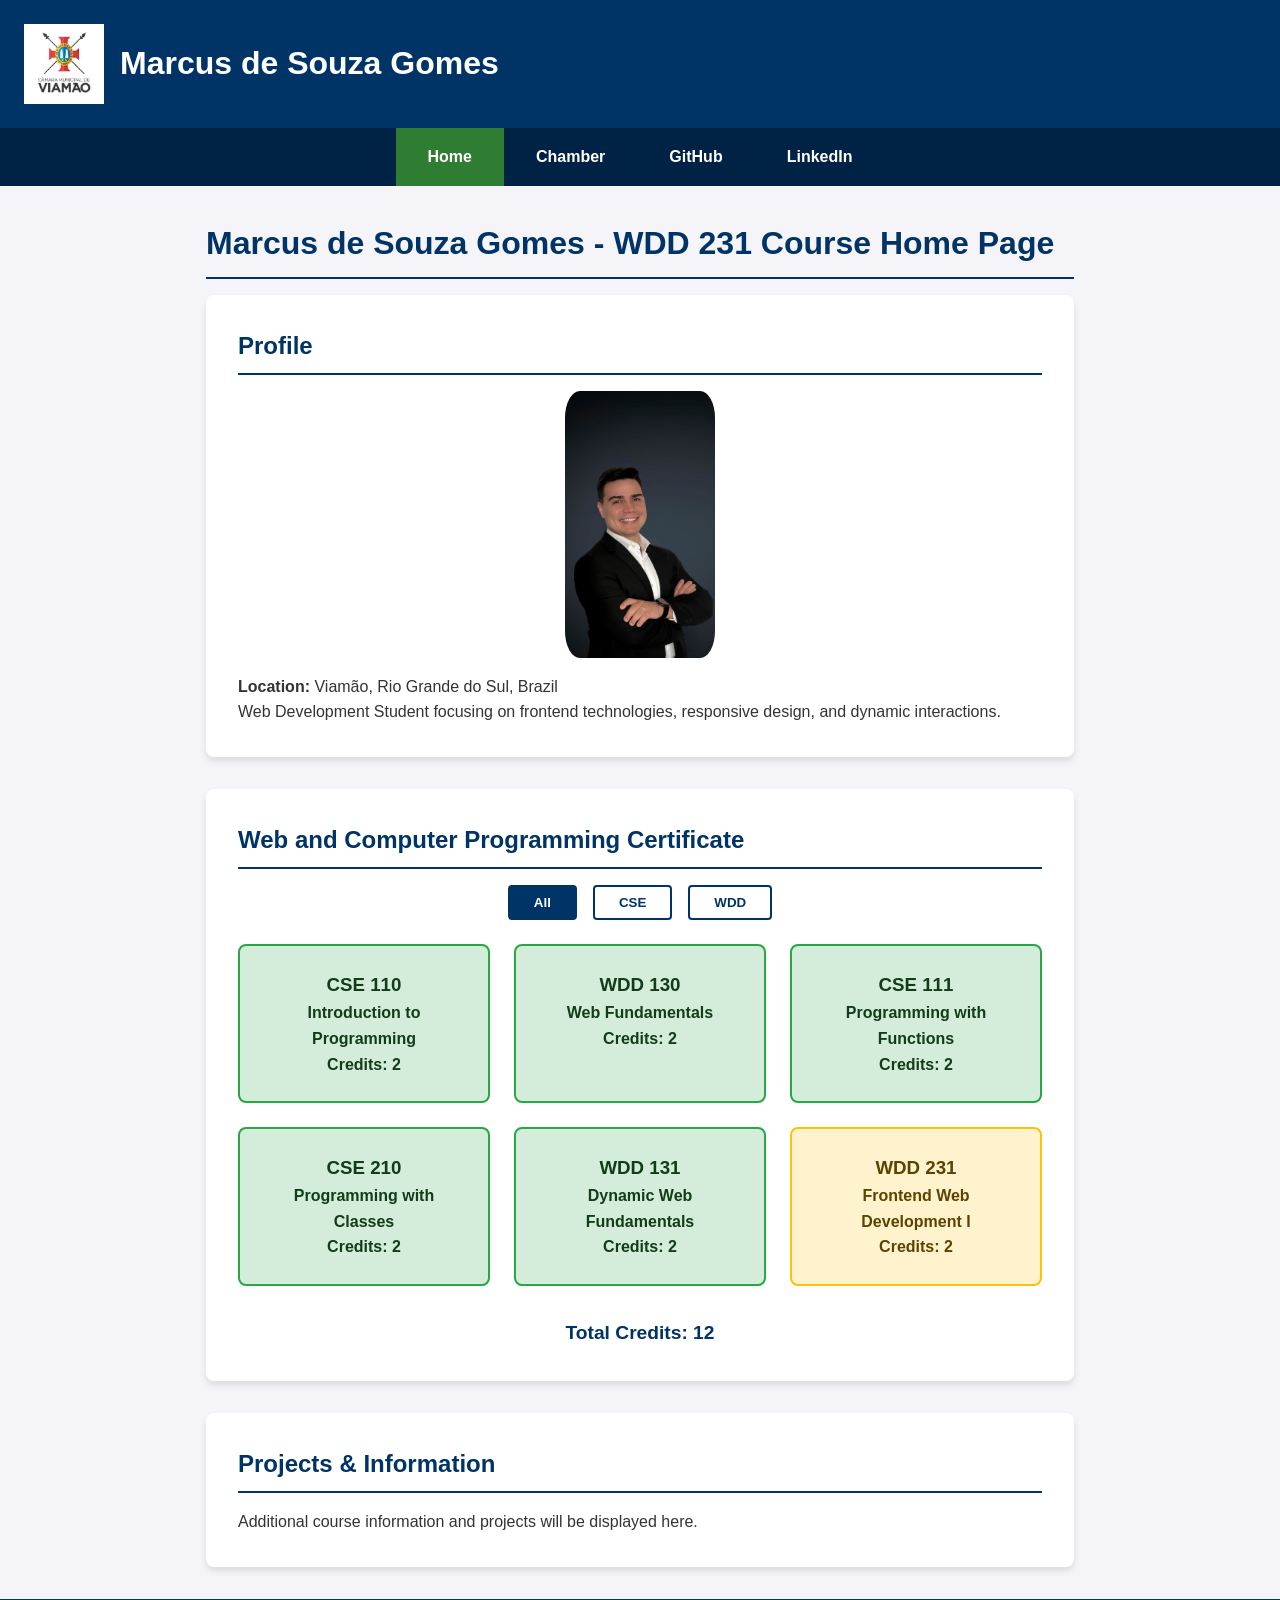
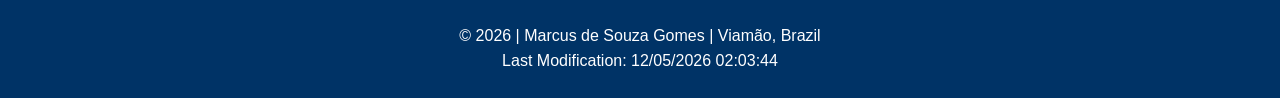
<file: index.html>
<!DOCTYPE html>
<html lang="en">
<head>
    <meta charset="UTF-8">
    <meta name="viewport" content="width=device-width, initial-scale=1.0">
    <meta name="description" content="WDD 231 Course Home Page for Marcus de Souza Gomes">
    <meta name="author" content="Marcus de Souza Gomes">
    <title>Marcus Gomes- WDD 231</title>
    <link rel="icon" href="chamber/images/fivecon.jpg" type="image/jpeg">
    <meta property="og:title" content="Marcus de Souza Gomes - WDD 231 Course Home Page">
    <meta property="og:description" content="Explore the WDD 231 course projects and information for Marcus de Souza Gomes.">
   <meta property="og:image" content="https://marcus62poa.github.io/wdd231/chamber/images/viamao.jpg">
    <meta property="og:url" content="https://marcus62poa.github.io/wdd231/index.html">
    <meta property="og:type" content="website">
 
    <link rel="preconnect" href="https://fonts.googleapis.com">
    <link rel="preconnect" href="https://fonts.gstatic.com" crossorigin>
    <link href="https://fonts.googleapis.com/css2?family=Roboto:wght@400;700&display=swap" rel="stylesheet">
    
    <link rel="stylesheet" href="./styles/normalize.css">
    <link rel="stylesheet" href="./styles/chamber-of-commerce.css">  
    <script src="./scripts/chamber-of-commerce.js" defer></script>
</head>
<body>
    <header>
        <div class="header-container">
            <img src="chamber/images/viamao.jpg" alt="Viamão Chamber Logo" width="80">
            <span id="page-title">Marcus de Souza Gomes</span>
        </div>
        <button id="menu-button" aria-label="Toggle navigation">&#9776;</button>
    </header>
    
    <nav id="main-nav">
        <ul>
            <li><a href="index.html" class="active">Home</a></li>
            <li><a href="chamber/directory.html">Chamber</a></li>
             <li><a href="https://github.com/marcus62poa" >GitHub</a></li>
            <li><a href="https://www.linkedin.com/in/marcus-souza-gomes/" target="_blank" rel="noopener noreferrer">LinkedIn</a></li>
        </ul>
    </nav>

    <main>
        <h1>Marcus de Souza Gomes - WDD 231 Course Home Page</h1>
        
        <section class="profile-card">
            <h2>Profile</h2>
            
            <img src="./images/images-optimize-low.jpg" alt="Marcus de Souza Gomes" class="profile-photo">
            
            <p><strong>Location:</strong> Viamão, Rio Grande do Sul, Brazil</p>
            <p>Web Development Student focusing on frontend technologies, responsive design, and dynamic interactions.</p>
        </section>

        <section class="certificate-section">
            <h2>Web and Computer Programming Certificate</h2>
            
            <div class="filter-buttons">
                <button id="btn-all" class="active-filter">All</button>
                <button id="btn-cse">CSE</button>
                <button id="btn-wdd">WDD</button>
            </div>

            <div id="course-list" class="course-grid">
                </div>

            <div class="credits-display">
                Total Credits: <span id="total-credits">0</span>
            </div>
        </section>

        <section class="projects-section">
            <h2>Projects & Information</h2>
            <p>Additional course information and projects will be displayed here.</p>
        </section>
    </main>

    <footer>
        <p>&copy; <span id="currentyear"></span> | Marcus de Souza Gomes | Viamão, Brazil</p>
        <p id="lastModified"></p>
    </footer>
</body>

</html>
</file>
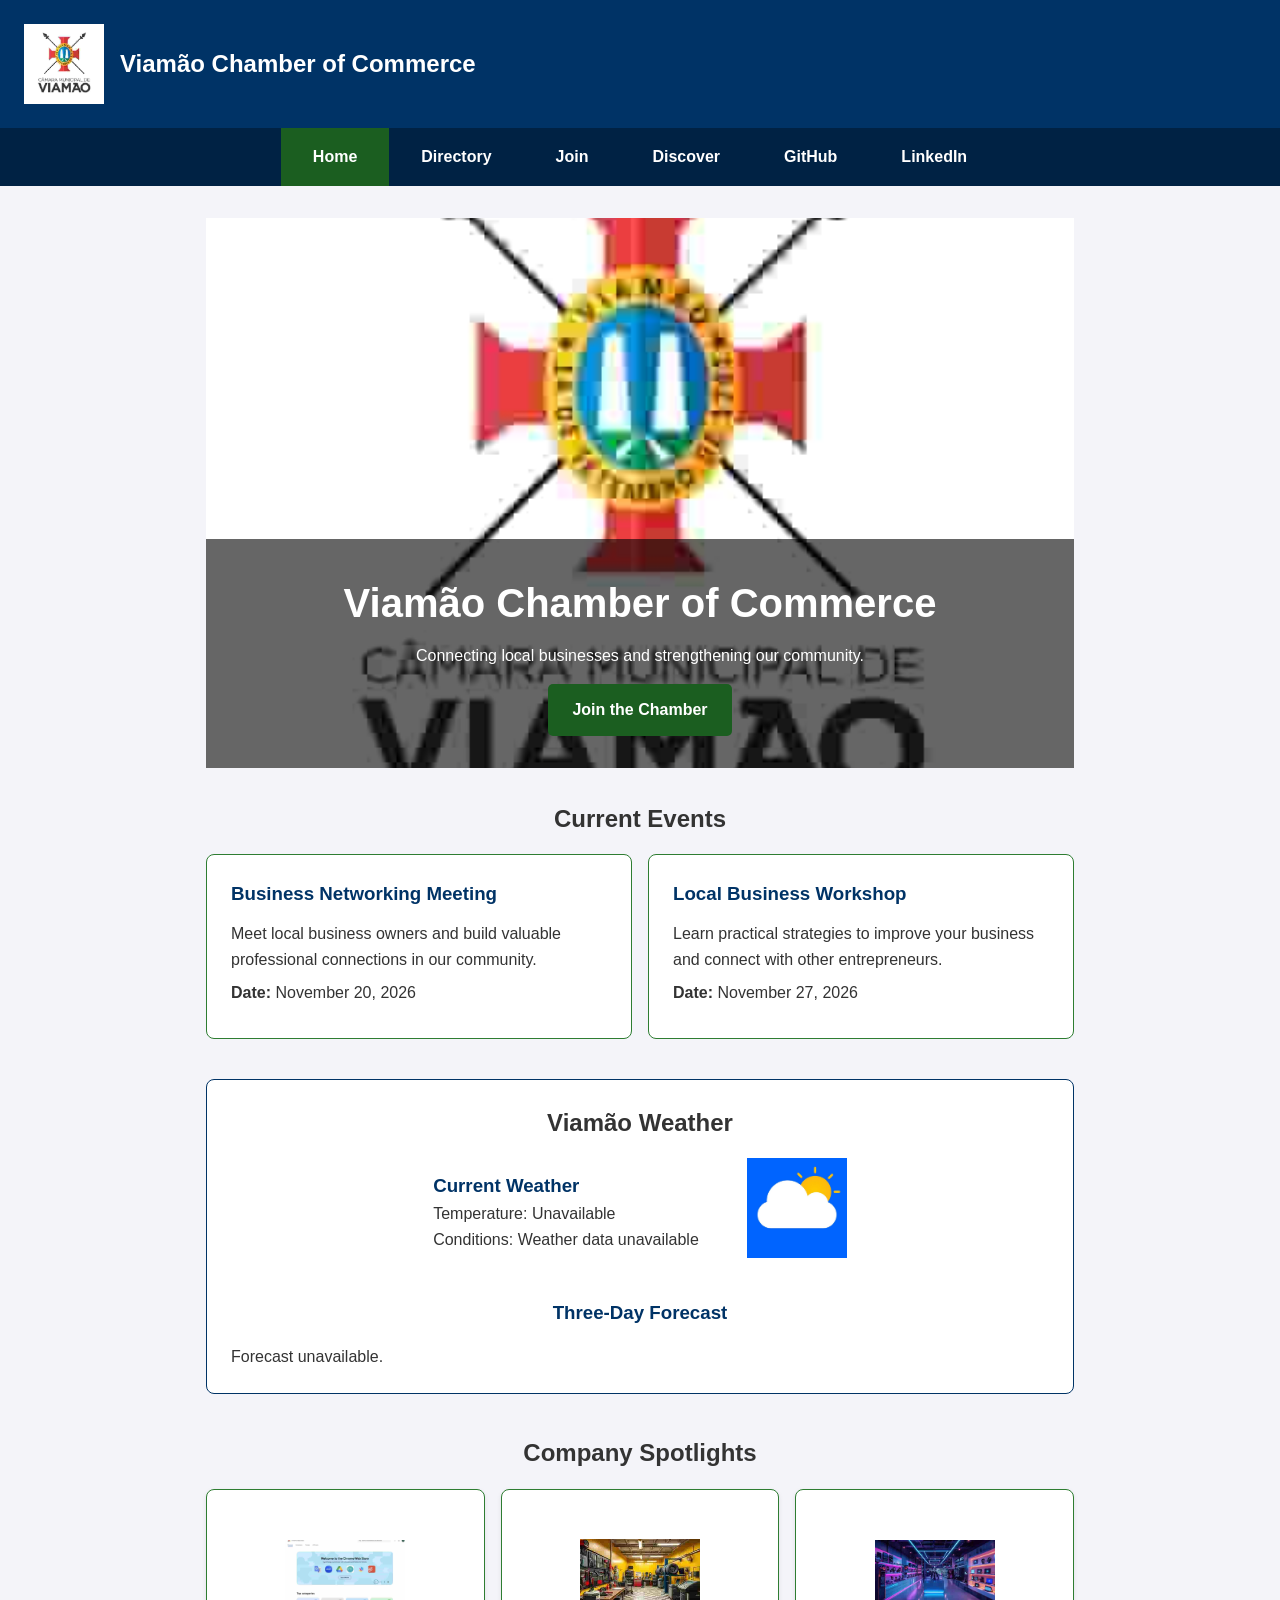
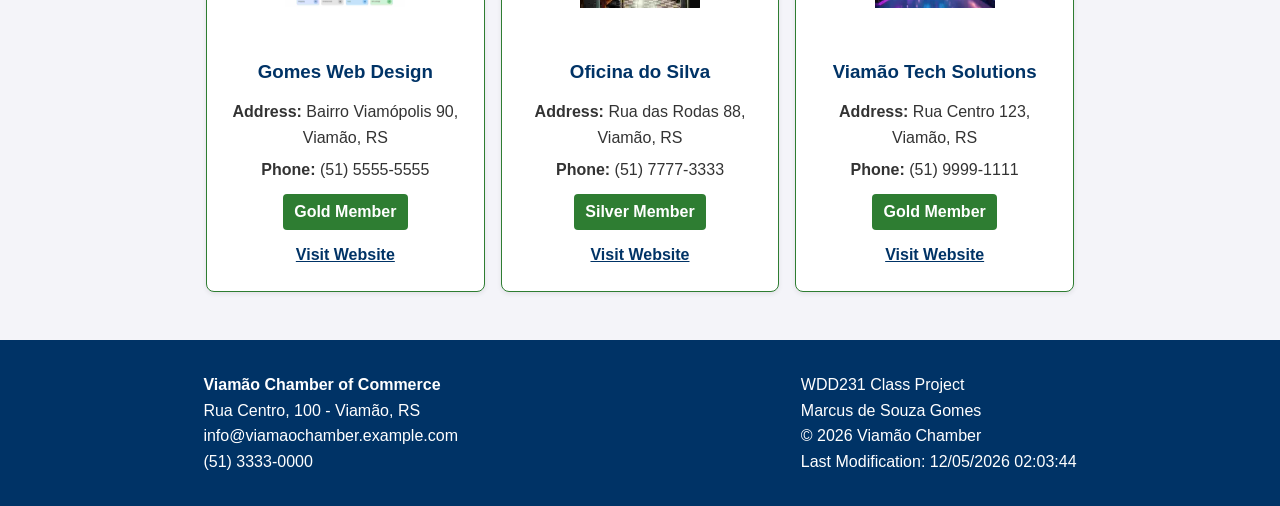
<file: chamber/index.html>
<!DOCTYPE html>
<html lang="en">
<head>
    <meta charset="UTF-8">
    <meta name="viewport" content="width=device-width, initial-scale=1.0">

<meta name="description" content="Discover local businesses, events, weather, and opportunities to connect with the Viamão business community.">

    <meta name="author" content="Marcus de Souza Gomes">

    <title>Home - Viamão Chamber of Commerce</title>

    <!-- Open Graph, HERe to help sharing the page -->
    <meta property="og:title" content="Viamão Chamber of Commerce">
    <meta
        property="og:description"
        content="Discover local businesses, events, weather, and opportunities through the Viamão Chamber of Commerce."
    >
    <meta
        property="og:image"
        content="https://marcus62poa.github.io/wdd231/chamber/images/vila-viamao.jpg"
    >
    <meta
        property="og:url"
        content="https://marcus62poa.github.io/wdd231/chamber/index.html"
    >
    <meta property="og:type" content="website">

    <!-- Favicon, here the correct position -->
    <link rel="icon" href="images/fivecon.jpg" type="image/jpeg">

    <!-- Google Fonts, fonts to help CEO -->
    <link rel="preconnect" href="https://fonts.googleapis.com">
    <link rel="preconnect" href="https://fonts.gstatic.com" crossorigin>
    <link
        href="https://fonts.googleapis.com/css2?family=Roboto:wght@400;500;700&display=swap"
        rel="stylesheet"
    >

    <!-- CSS part here -->
    <link rel="stylesheet" href="styles/normalize2.css">
    <link rel="stylesheet" href="styles/chamber.css">
    <link rel="stylesheet" href="styles/home.css">

    <!-- PART of the code that I need put java here,JavaScript -->
    <script src="scripts/home.js" defer></script>
</head>

<body>

<header>
    <div class="header-container">
        <img
            src="images/viamao.jpg"
            alt="Viamão Chamber of Commerce logo"
            width="80"
            height="80"
        >

        <span id="page-title">Viamão Chamber of Commerce</span>
    </div>

    <button
        id="menu-button"
        type="button"
        aria-label="Open navigation menu"
        aria-expanded="false"
        aria-controls="main-nav"
    >
        &#9776;
    </button>
</header>

<nav id="main-nav">
    <ul>
        <li>
            <a href="index.html" class="active">Home</a>
        </li>

        <li>
            <a href="directory.html">Directory</a>
        </li>

        <li>
            <a href="join.html">Join</a>
        </li>

        <li>
            <a href="discover.html">Discover</a>
        </li>

        <li>
            <a
                href="https://github.com/marcus62poa"
                target="_blank"
                rel="noopener noreferrer"
            >
                GitHub
            </a>
        </li>

        <li>
            <a
                href="https://www.linkedin.com/in/marcus-souza-gomes/"
                target="_blank"
                rel="noopener noreferrer"
            >
                LinkedIn
            </a>
        </li>
    </ul>
</nav>

<main>

    <!-- H ERO      -->
    <section class="hero">
        <img
            src="images/viamao.jpg"
            alt="View of Viamão, Rio Grande do Sul"
            width="1200"
            height="500"
        >

        <div class="hero-content">
            <h1>Viamão Chamber of Commerce</h1>

            <p>
                Connecting local businesses and strengthening our community.
            </p>

            <a class="cta-button" href="join.html">
                Join the Chamber
            </a>
        </div>
    </section>


    <!-- CURRRENT EVENTS -->
    <section class="events-section">
        <h2>Current Events</h2>

        <div class="events-container">

            <article class="event-card">
                <h3>Business Networking Meeting</h3>

                <p>
                    Meet local business owners and build valuable professional
                    connections in our community.
                </p>

                <p>
                    <strong>Date:</strong> November 20, 2026
                </p>
            </article>

            <article class="event-card">
                <h3>Local Business Workshop</h3>

                <p>
                    Learn practical strategies to improve your business and
                    connect with other entrepreneurs.
                </p>

                <p>
                    <strong>Date:</strong> November 27, 2026
                </p>
            </article>

        </div>
    </section>


    <!-- WEATHER -->
    <section class="weather-section">
        <h2>Viamão Weather</h2>

        <div class="weather-current">

            <div>
                <h3>Current Weather</h3>

                <p>
                    Temperature:
                    <span id="current-temp">Loading...</span>
                </p>


                <p>
                    Conditions:
                    <span id="weather-description">Loading...</span>
                </p>
            </div>

            <figure>
                <img
                    id="weather-icon"
                    src="images/icon-weather1.jpg"
                    alt="Weather icon"
                    width="100"
                    height="100"
                >

                <figcaption id="weather-caption"></figcaption>
            </figure>

        </div>

        <h3 class="forecast-title">Three-Day Forecast</h3>

        <div id="forecast-container" class="forecast-container">
            <p>Loading forecast...</p>
        </div>
    </section>


    <!-- COMPANY SPOTLIGHTS -->
    <section class="spotlights-section">

        <h2>Company Spotlights</h2>

        <div id="spotlights-container" class="spotlights-container">
            <p>Loading company spotlights...</p>
        </div>

    </section>

</main>


<footer>

    <div class="footer-info">
        <p>
            <strong>Viamão Chamber of Commerce</strong>
        </p>

        <p>
            Rua Centro, 100 - Viamão, RS
        </p>

        <p>
            info@viamaochamber.example.com
        </p>

        <p>
            (51) 3333-0000
        </p>
    </div>

    <div class="footer-legal">

        <p>WDD231 Class Project</p>

        <p>Marcus de Souza Gomes</p>

        <p>
            &copy;
            <span id="currentyear"></span>
            Viamão Chamber
        </p>

        <p id="lastModified"></p>

    </div>

</footer>

</body>
</html>
</file>
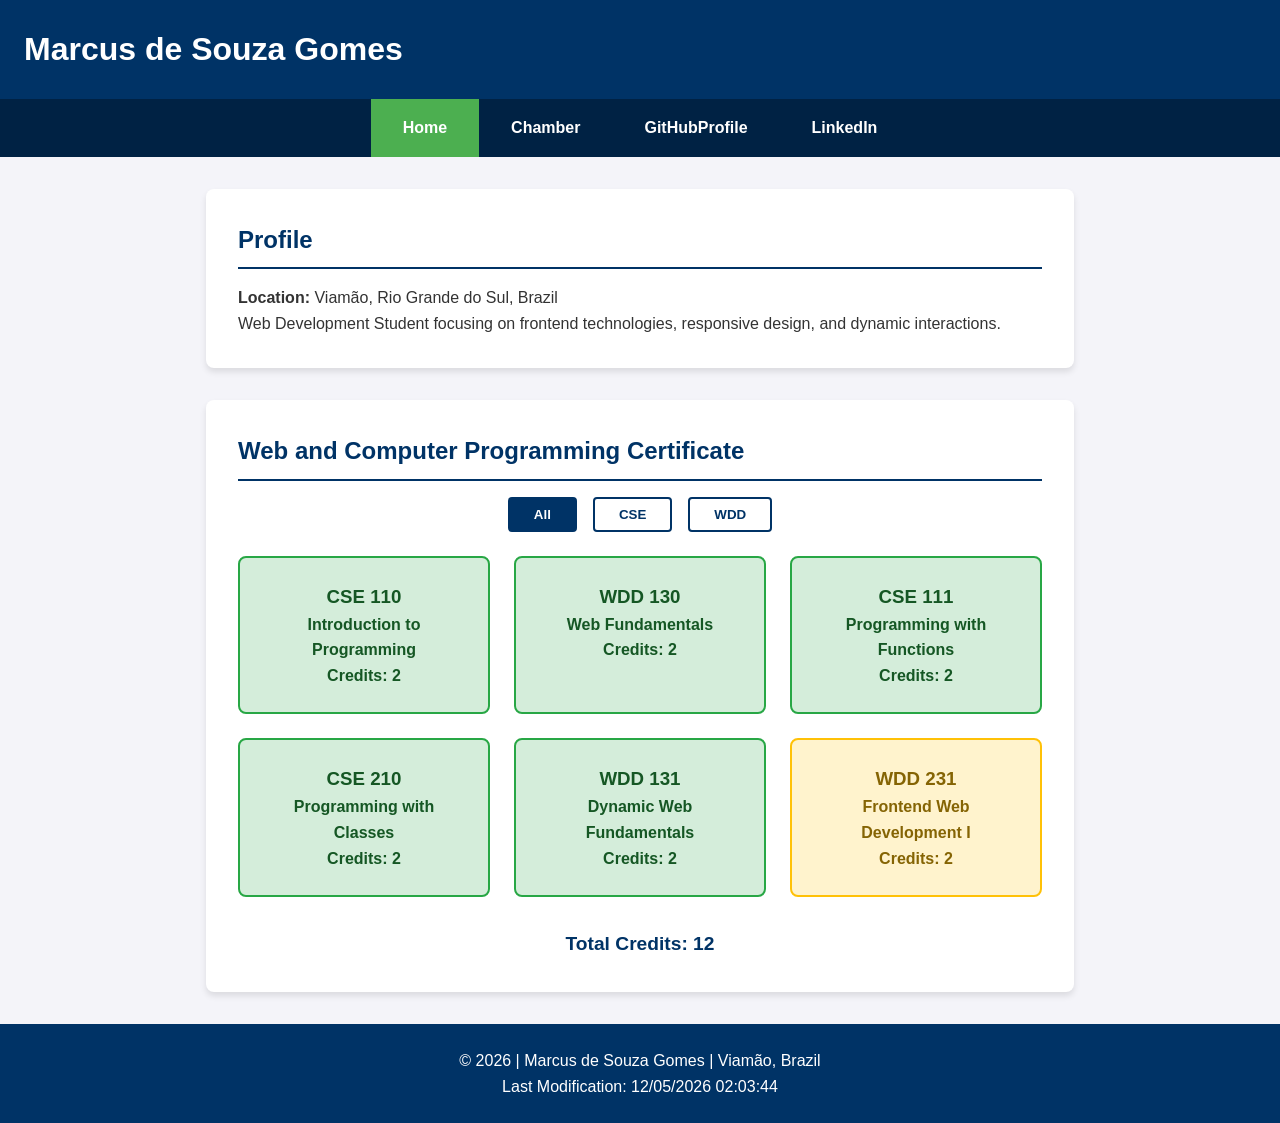
<file: w1.html>
<!DOCTYPE html>
<html lang="en">
<head>
    <meta charset="UTF-8">
    <meta name="viewport" content="width=device-width, initial-scale=1.0">
    <meta name="description" content="WDD 231 Course Home Page for Marcus de Souza Gomes">
    <title>Marcus de Souza Gomes - WDD 231 Course Home Page</title>
    <link rel="stylesheet" href="./w1.css">
    <script src="./w1.js" defer></script>
</head>
<body>
    <header>
        <h1>Marcus de Souza Gomes</h1>
        <button id="menu-button" aria-label="Toggle navigation">&#9776;</button>
    </header>
    
    <nav id="main-nav">
        <ul>
            <li><a href="#" class="active">Home</a></li>
            <li><a href="#">Chamber</a></li>
            <li><a href="#">GitHubProfile</a></li>
            <li><a href="#">LinkedIn</a></li>
        </ul>
    </nav>

    <main>
        <section class="profile-card">
            <h2>Profile</h2>
            <p><strong>Location:</strong> Viamão, Rio Grande do Sul, Brazil</p>
            <p>Web Development Student focusing on frontend technologies, responsive design, and dynamic interactions.</p>
        </section>

        <section class="certificate-section">
            <h2>Web and Computer Programming Certificate</h2>
            
            <div class="filter-buttons">
                <button id="btn-all" class="active-filter">All</button>
                <button id="btn-cse">CSE</button>
                <button id="btn-wdd">WDD</button>
            </div>

            <div id="course-list" class="course-grid">
                </div>

            <div class="credits-display">
                Total Credits: <span id="total-credits">0</span>
            </div>
        </section>
    </main>

    <footer>
        <p>&copy; <span id="currentyear"></span> | Marcus de Souza Gomes | Viamão, Brazil</p>
        <p id="lastModified"></p>
    </footer>
</body>
</html>
</file>
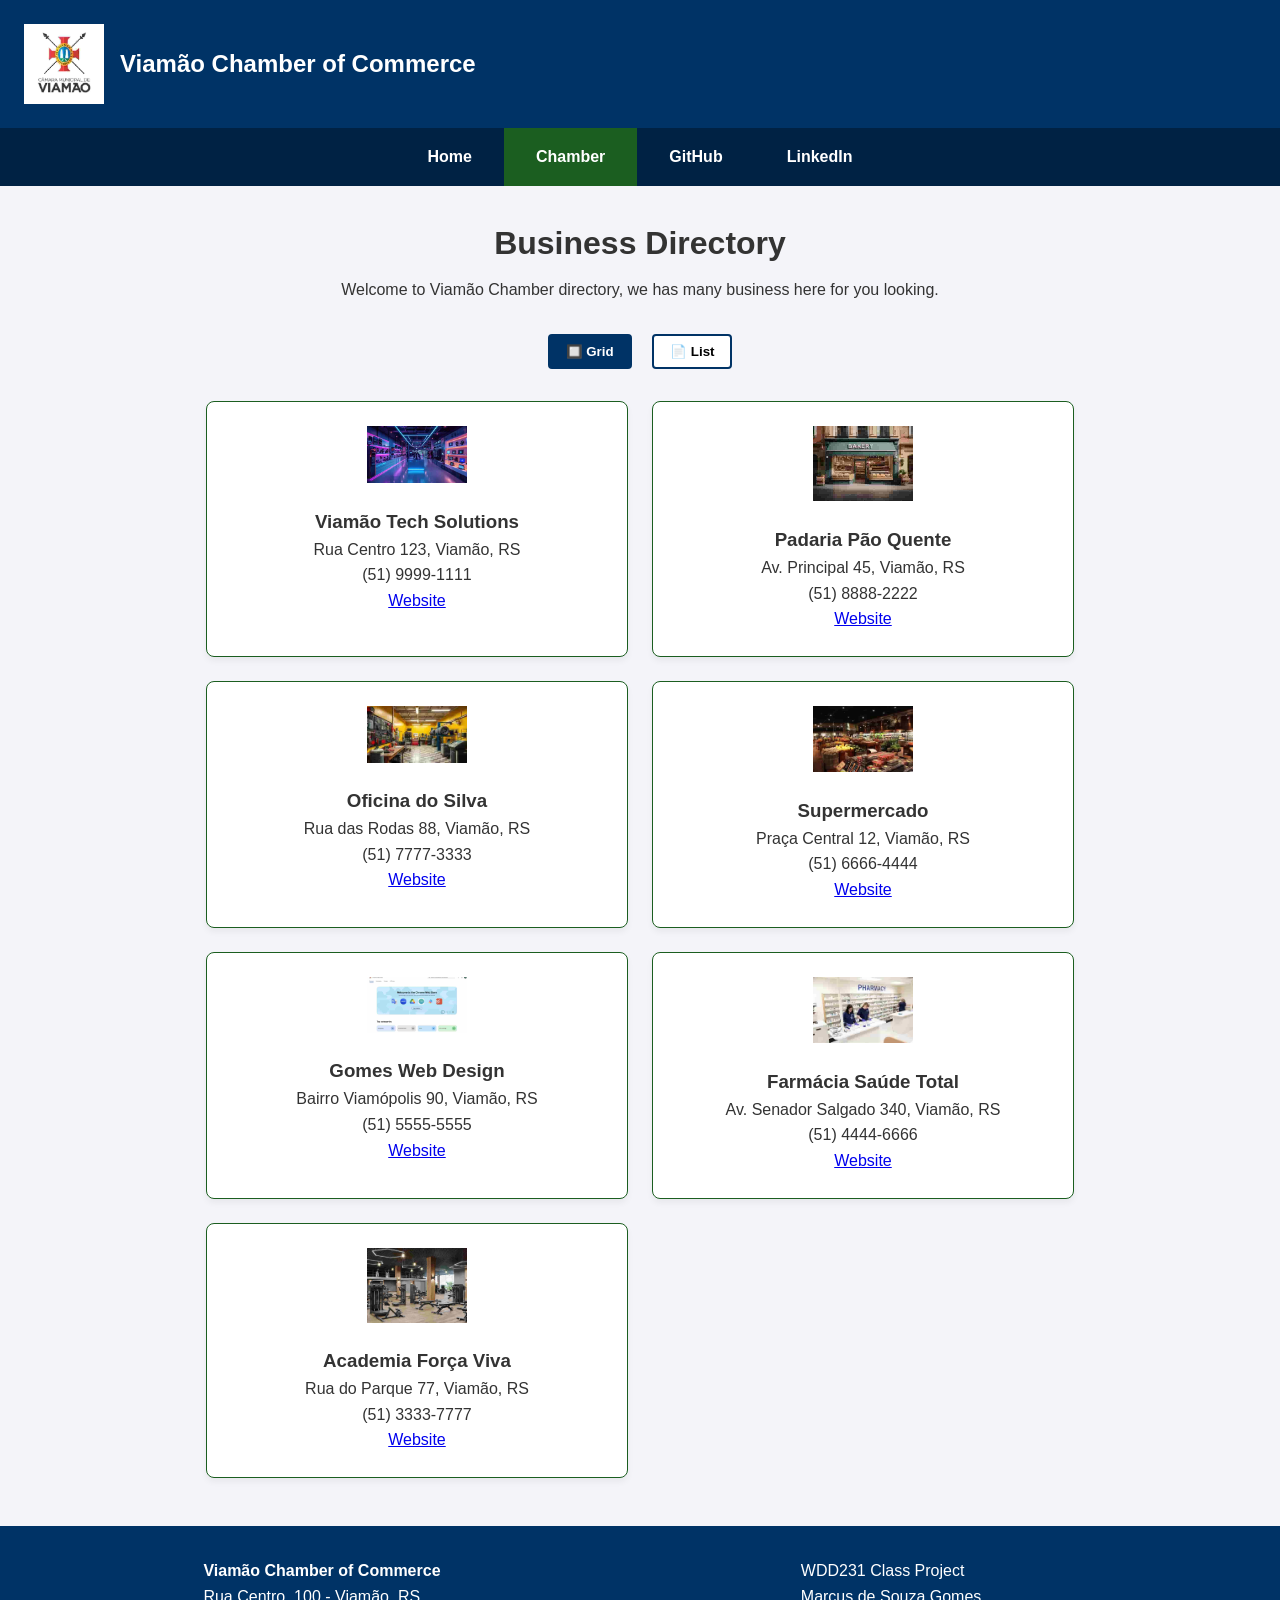
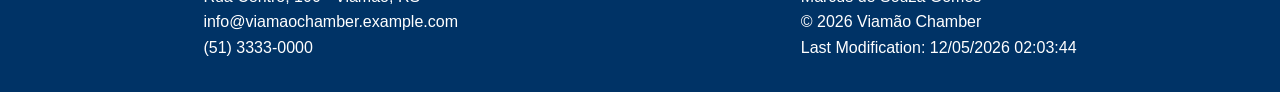
<file: chamber/chamber.html>
<!DOCTYPE html>
<html lang="en">
<head>
    <meta charset="UTF-8">
    <meta name="viewport" content="width=device-width, initial-scale=1.0">
    <meta name="description" content="Business Directory for the Viamão Chamber of Commerce">
    <meta name="author" content="Marcus de Souza Gomes">
    <title>Directory - Viamão Chamber of Commerce</title>
    <meta property="og:title" content="Marcus de Souza Gomes - WDD 231 Course Home Page">
    <meta property="og:description" content="Explore the WDD 231 course projects and information for Marcus de Souza Gomes.">
   <meta property="og:image" content="https://marcus62poa.github.io/wdd231/chamber/images/viamao.jpg">
    <meta property="og:url" content="https://marcus62poa.github.io/wdd231/chamber/chamber.html">
    <meta property="og:type" content="website">
    
    <!-- Favicon -->
    <link rel="icon" href="images/fivecon.jpg" type="image/jpeg">


    <!-- Google Fonts -->
    <link rel="preconnect" href="https://fonts.googleapis.com">
    <link rel="preconnect" href="https://fonts.gstatic.com" crossorigin>
    <link href="https://fonts.googleapis.com/css2?family=Roboto:wght@400;700&display=swap" rel="stylesheet">
    
    <!-- CSS and JS -->
    <link rel="stylesheet" href="styles/normalize2.css">
    <link rel="stylesheet" href="styles/chamber.css">

    <script src="scripts/directory.js" defer></script>
</head>
<body>
    <header>
        <div class="header-container">
            <!-- Caminho corrigido, sem as barras duplas -->
            <img src="images/viamao.jpg" alt="Viamão Chamber Logo" width="80">
            <span id="page-title">Viamão Chamber of Commerce</span>
        </div>
        <button id="menu-button" aria-label="Toggle navigation">&#9776;</button>
    </header>
    
    <nav id="main-nav">
        <ul>
            <li><a href="../index.html">Home</a></li>
            <li><a href="#" class="active">Chamber</a></li>
            <li><a href="https://github.com/marcus62poa" >GitHub</a></li>
            <li><a href="https://www.linkedin.com/in/marcus-souza-gomes/" target="_blank" rel="noopener noreferrer">LinkedIn</a></li>
        </ul>
    </nav>
    

    <main>
        <h1>Business Directory</h1>
        <p class="intro-text">Welcome to Viamão Chamber directory, we has many business here for you looking.</p>
        
        <div class="view-toggles">
            <button id="grid-btn" class="active-view">🔲 Grid</button>
            <button id="list-btn">📄 List</button>
        </div>

        <div id="members-container" class="grid"></div>
    </main>

    <footer>
        <div class="footer-info">
            <p><strong>Viamão Chamber of Commerce</strong></p>
            <p>Rua Centro, 100 - Viamão, RS</p>
            <p>info@viamaochamber.example.com</p>
            <p>(51) 3333-0000</p>
        </div>
        <div class="footer-legal">
            <p>WDD231 Class Project</p>
            <p>Marcus de Souza Gomes</p>
            <p>&copy; <span id="currentyear"></span> Viamão Chamber</p>
            <p id="lastModified"></p>
        </div>
    </footer>
</body>
</html>
</file>
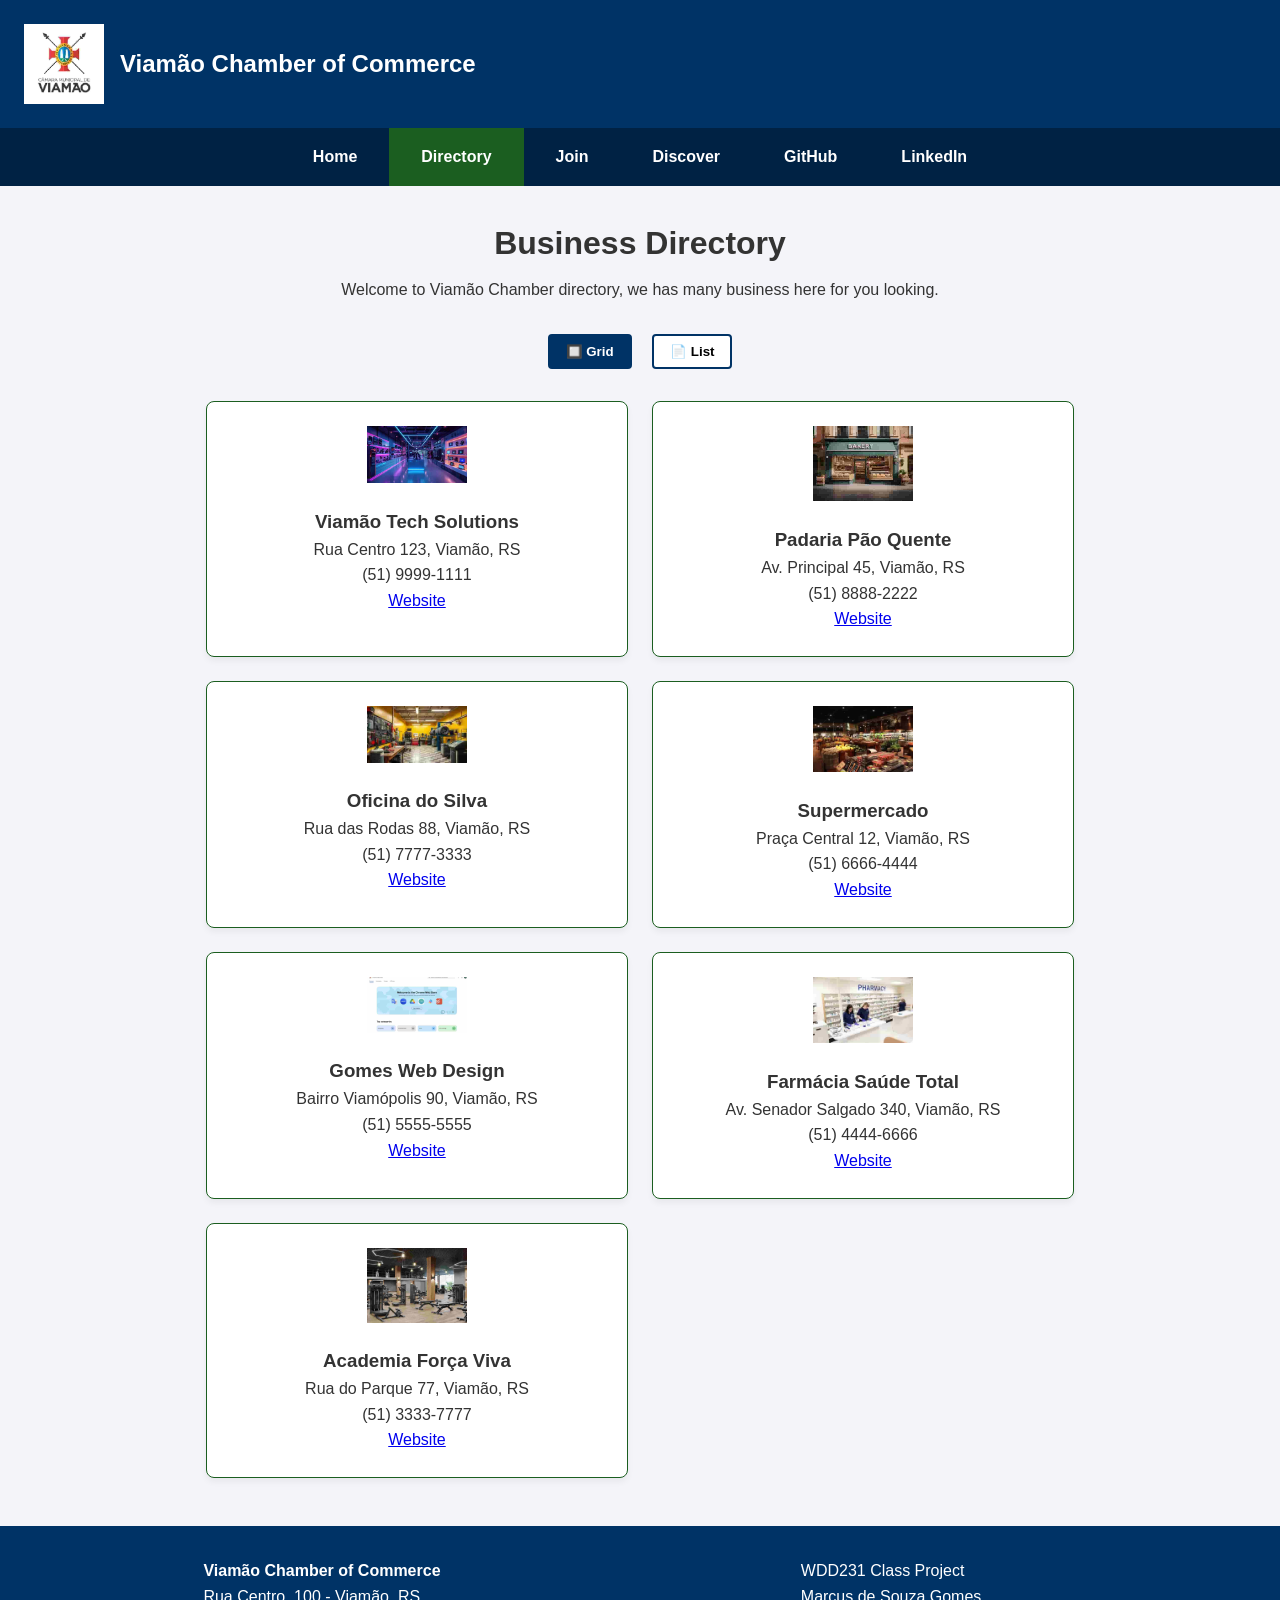
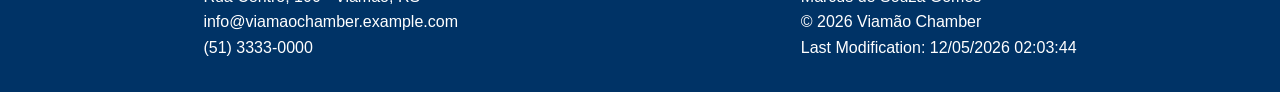
<file: chamber/directory.html>
<!DOCTYPE html>
<html lang="en">
<head>
    <meta charset="UTF-8">
    <meta name="viewport" content="width=device-width, initial-scale=1.0">
    <meta name="description" content="Business Directory for the Viamão Chamber of Commerce">
    <meta name="author" content="Marcus de Souza Gomes">
    <title>Directory - Viamão Chamber of Commerce</title>
    <meta property="og:title" content="Marcus de Souza Gomes - WDD 231 Course Home Page">
    <meta property="og:description" content="Explore the WDD 231 course projects and information for Marcus de Souza Gomes.">
   <meta property="og:image" content="https://marcus62poa.github.io/wdd231/chamber/images/viamao.jpg">
    <meta property="og:url" content="https://marcus62poa.github.io/wdd231/chamber/directory.html">
    <meta property="og:type" content="website">
    
    <!-- Favicon -->
    <link rel="icon" href="images/fivecon.jpg" type="image/jpeg">

    

    <!-- Google Fonts -->
    <link rel="preconnect" href="https://fonts.googleapis.com">
    <link rel="preconnect" href="https://fonts.gstatic.com" crossorigin>
    <link href="https://fonts.googleapis.com/css2?family=Roboto:wght@400;700&display=swap" rel="stylesheet">
    
    <!-- CSS and JS -->
    <link rel="stylesheet" href="styles/normalize2.css">
    <link rel="stylesheet" href="styles/chamber.css">

    <script src="scripts/directory.js" defer></script>
</head>
<body>
    <header>
        <div class="header-container">
            <!-- Caminho corrigido, sem as barras duplas -->
            <img src="images/viamao.jpg" alt="Viamão Chamber Logo" width="80">
            <span id="page-title">Viamão Chamber of Commerce</span>
        </div>
        <button id="menu-button" aria-label="Toggle navigation">&#9776;</button>
    </header>
    
<nav id="main-nav">
    <ul>
        <li>
            <a href="index.html" >Home</a>
        </li>

        <li>
            <a href="directory.html" class="active">Directory</a>
        </li>

        <li>
            <a href="join.html">Join</a>
        </li>

        <li>
            <a href="discover.html">Discover</a>
        </li>

        <li>
            <a
                href="https://github.com/marcus62poa"
                target="_blank"
                rel="noopener noreferrer"
            >
                GitHub
            </a>
        </li>

        <li>
            <a
                href="https://www.linkedin.com/in/marcus-souza-gomes/"
                target="_blank"
                rel="noopener noreferrer"
            >
                LinkedIn
            </a>
        </li>
    </ul>
</nav>


    <main>
        <h1>Business Directory</h1>
        <p class="intro-text">Welcome to Viamão Chamber directory, we has many business here for you looking.</p>
        
        <div class="view-toggles">
            <button id="grid-btn" class="active-view">🔲 Grid</button>
            <button id="list-btn">📄 List</button>
        </div>

        <div id="members-container" class="grid"></div>
    </main>

    <footer>
        <div class="footer-info">
            <p><strong>Viamão Chamber of Commerce</strong></p>
            <p>Rua Centro, 100 - Viamão, RS</p>
            <p>info@viamaochamber.example.com</p>
            <p>(51) 3333-0000</p>
        </div>
        <div class="footer-legal">
            <p>WDD231 Class Project</p>
            <p>Marcus de Souza Gomes</p>
            <p>&copy; <span id="currentyear"></span> Viamão Chamber</p>
            <p id="lastModified"></p>
        </div>
    </footer>
</body>
</html>
</file>
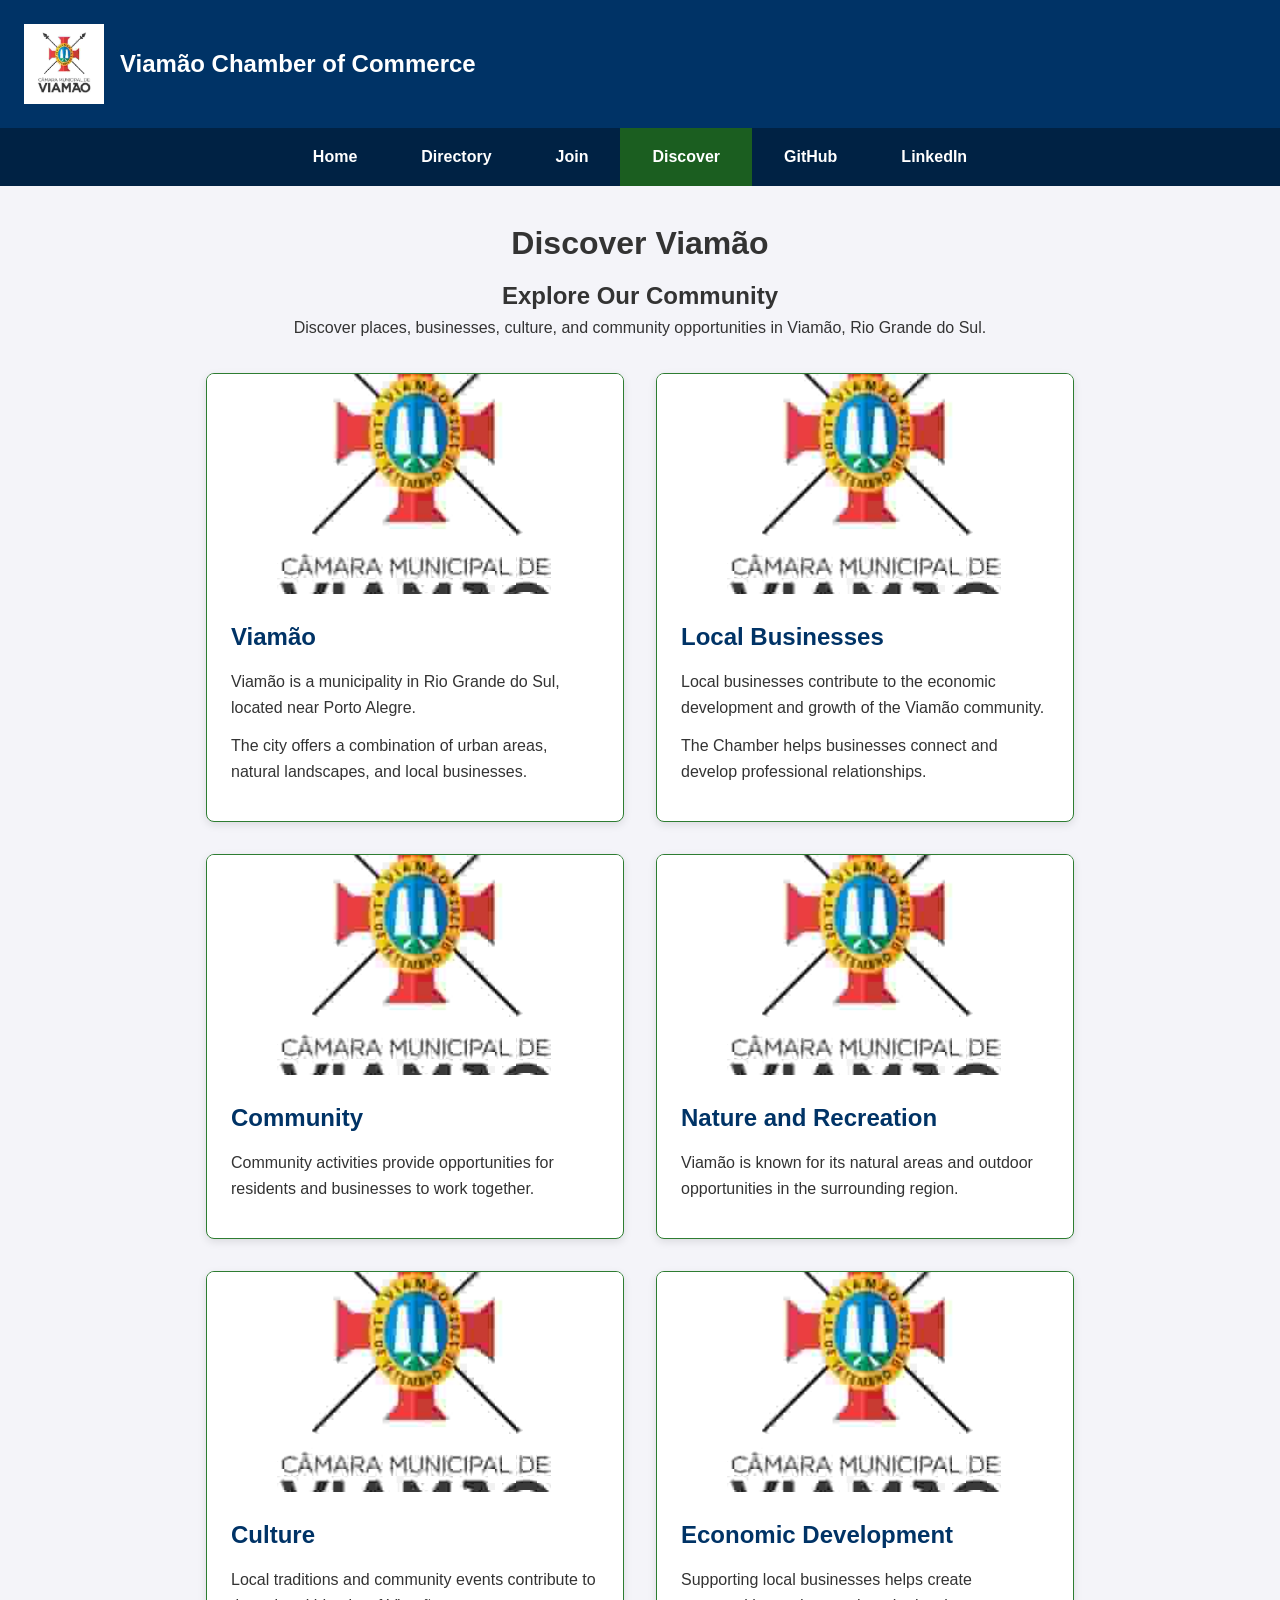
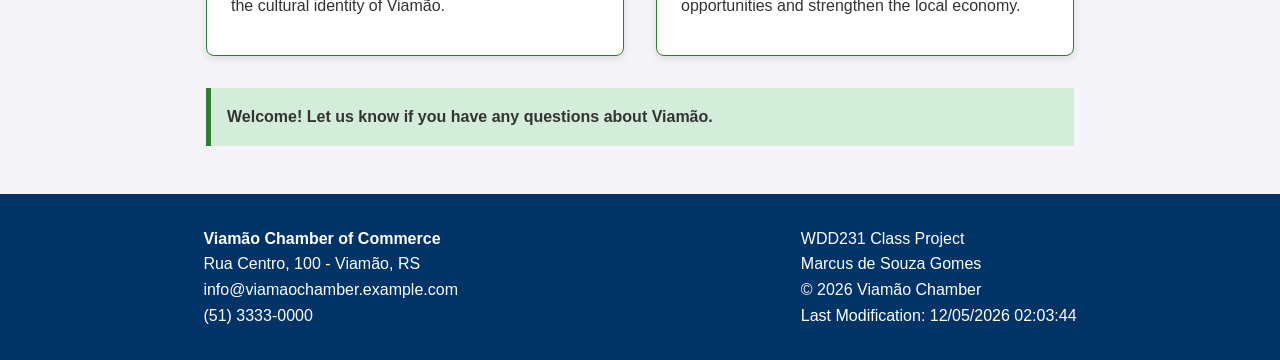
<file: chamber/discover.html>
<!DOCTYPE html>
<html lang="en">
<head>
    <meta charset="UTF-8">
    <meta name="viewport" content="width=device-width, initial-scale=1.0">

    <meta name="description" content="Discover places, businesses, and community information in Viamão, Brazil.">
    <meta name="author" content="Marcus de Souza Gomes">

    <title>Discover - Viamão Chamber of Commerce</title>

    <meta property="og:title" content="Discover - Viamão Chamber of Commerce">
    <meta property="og:description" content="Discover places and community information in Viamão.">
    <meta property="og:image" content="https://marcus62poa.github.io/wdd231/chamber/images/viamao.jpg">
    <meta property="og:url" content="https://marcus62poa.github.io/wdd231/chamber/discover.html">
    <meta property="og:type" content="website">

    <link rel="icon" href="images/fivecon.jpg" type="image/jpeg">

    <link rel="preconnect" href="https://fonts.googleapis.com">
    <link rel="preconnect" href="https://fonts.gstatic.com" crossorigin>

    <link href="https://fonts.googleapis.com/css2?family=Roboto:wght@400;700&display=swap" rel="stylesheet">

    <link rel="stylesheet" href="styles/normalize2.css">
    <link rel="stylesheet" href="styles/chamber.css">
    <link rel="stylesheet" href="styles/discover.css">

    <script src="scripts/discover.js" defer></script>
</head>

<body>

<header>
    <div class="header-container">
        <img src="images/viamao.jpg" alt="Viamão Chamber Logo" width="80">
        <span id="page-title">Viamão Chamber of Commerce</span>
    </div>

    <button id="menu-button" aria-label="Toggle navigation" aria-expanded="false">
        &#9776;
    </button>
</header>

<nav id="main-nav">
    <ul>
        <li><a href="index.html">Home</a></li>
        <li><a href="directory.html">Directory</a></li>
        <li><a href="join.html">Join</a></li>
        <li><a href="discover.html" class="active">Discover</a></li>
        <li><a href="https://github.com/marcus62poa" target="_blank" rel="noopener noreferrer">GitHub</a></li>
        <li><a href="https://www.linkedin.com/in/marcus-souza-gomes/" target="_blank" rel="noopener noreferrer">LinkedIn</a></li>
    </ul>
</nav>

<main>

    <h1>Discover Viamão</h1>

    <section class="discover-intro">
        <h2>Explore Our Community</h2>

        <p>
            Discover places, businesses, culture, and community opportunities
            in Viamão, Rio Grande do Sul.
        </p>
    </section>

    <div class="discover-grid">

        <article class="discover-card">
            <img
                src="images/viamao.jpg"
                alt="View of Viamão"
                loading="lazy">

            <div>
                <h2>Viamão</h2>

                <p>
                    Viamão is a municipality in Rio Grande do Sul,
                    located near Porto Alegre.
                </p>

                <p>
                    The city offers a combination of urban areas,
                    natural landscapes, and local businesses.
                </p>
            </div>
        </article>

        <article class="discover-card">
            <img
                src="images/viamao.jpg"
                alt="Local business community in Viamão"
                loading="lazy">

            <div>
                <h2>Local Businesses</h2>

                <p>
                    Local businesses contribute to the economic development
                    and growth of the Viamão community.
                </p>

                <p>
                    The Chamber helps businesses connect and develop
                    professional relationships.
                </p>
            </div>
        </article>

        <article class="discover-card">
            <img
                src="images/viamao.jpg"
                alt="Community in Viamão"
                loading="lazy">

            <div>
                <h2>Community</h2>

                <p>
                    Community activities provide opportunities for residents
                    and businesses to work together.
                </p>
            </div>
        </article>

        <article class="discover-card">
            <img
                src="images/viamao.jpg"
                alt="Nature in Viamão"
                loading="lazy">

            <div>
                <h2>Nature and Recreation</h2>

                <p>
                    Viamão is known for its natural areas and outdoor
                    opportunities in the surrounding region.
                </p>
            </div>
        </article>

        <article class="discover-card">
            <img
                src="images/viamao.jpg"
                alt="Culture in Viamão"
                loading="lazy">

            <div>
                <h2>Culture</h2>

                <p>
                    Local traditions and community events contribute
                    to the cultural identity of Viamão.
                </p>
            </div>
        </article>

        <article class="discover-card">
            <img
                src="images/viamao.jpg"
                alt="Economic development in Viamão"
                loading="lazy">

            <div>
                <h2>Economic Development</h2>

                <p>
                    Supporting local businesses helps create opportunities
                    and strengthen the local economy.
                </p>
            </div>
        </article>

    </div>

    <p id="visit-message" class="visit-message"></p>

</main>

<footer>
    <div class="footer-info">
        <p><strong>Viamão Chamber of Commerce</strong></p>
        <p>Rua Centro, 100 - Viamão, RS</p>
        <p>info@viamaochamber.example.com</p>
        <p>(51) 3333-0000</p>
    </div>

    <div class="footer-legal">
        <p>WDD231 Class Project</p>
        <p>Marcus de Souza Gomes</p>
        <p>&copy; <span id="currentyear"></span> Viamão Chamber</p>
        <p id="lastModified"></p>
    </div>
</footer>

</body>
</html>
</file>
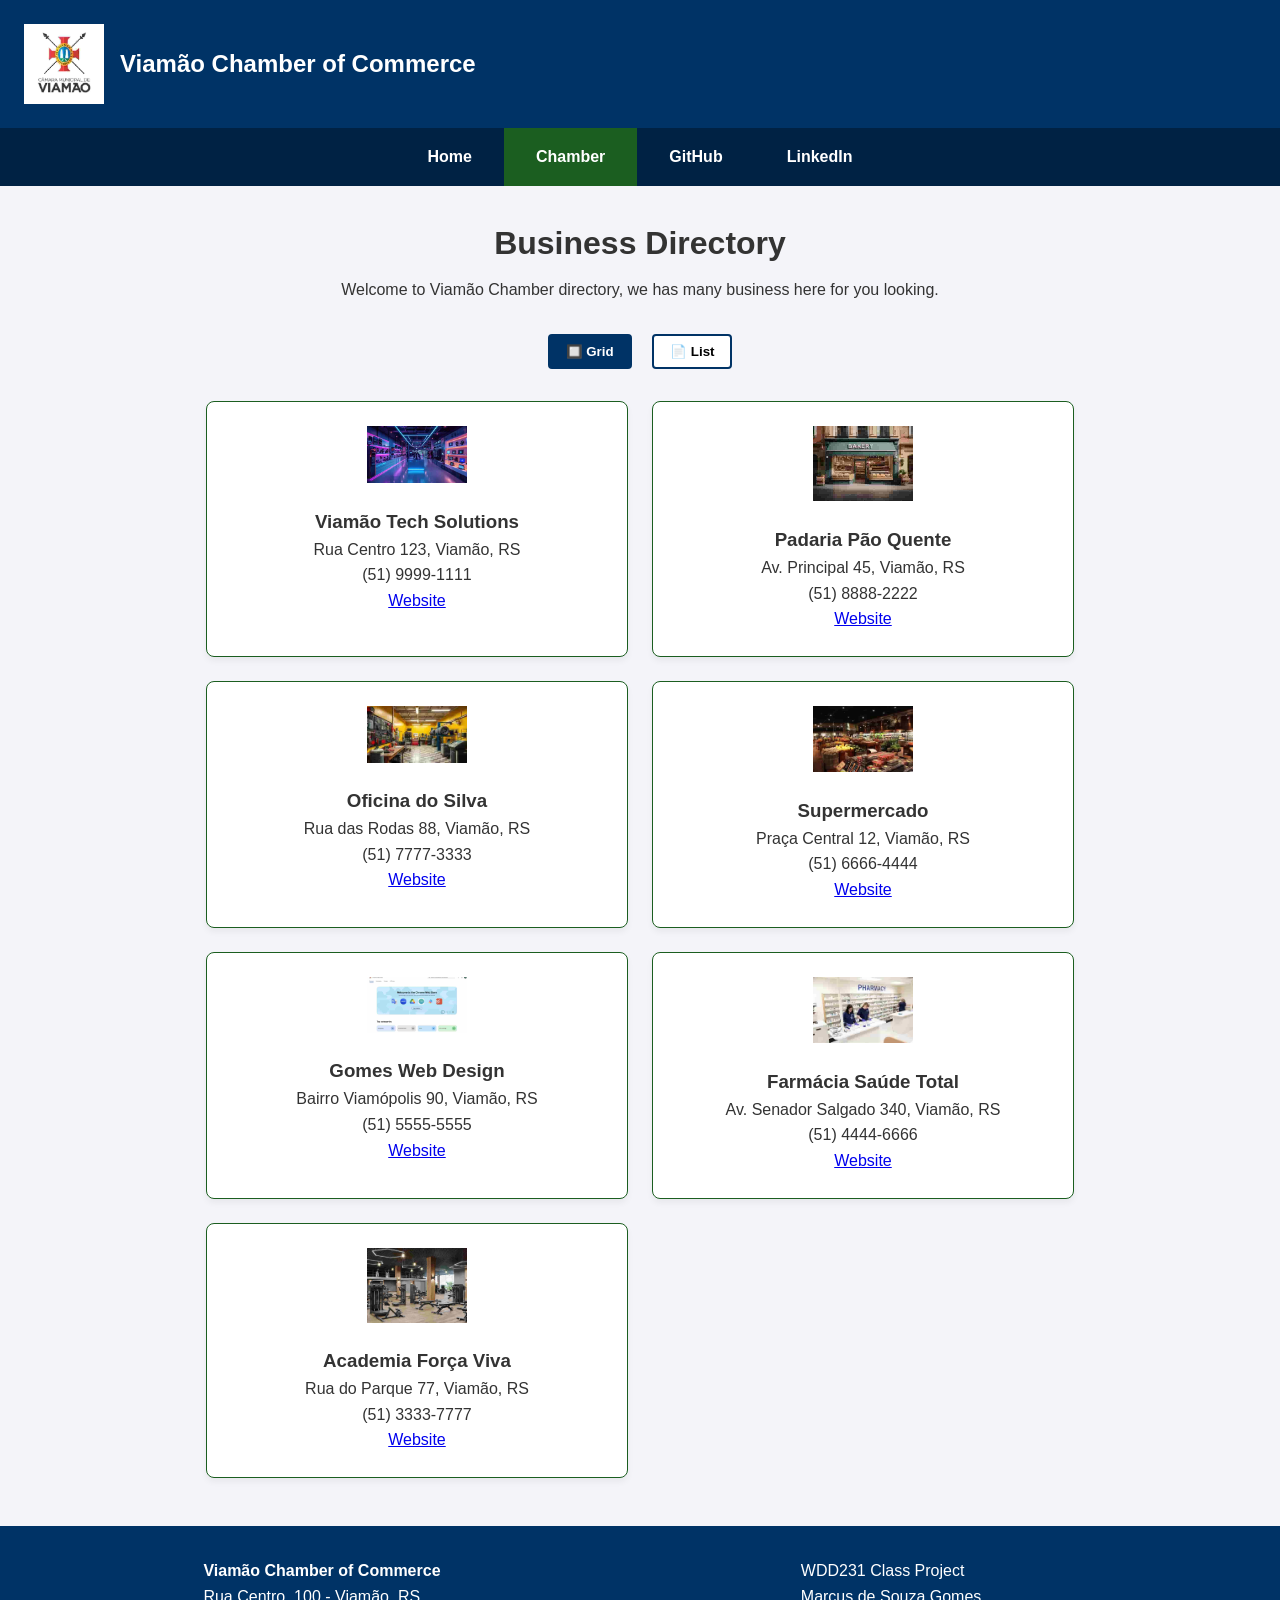
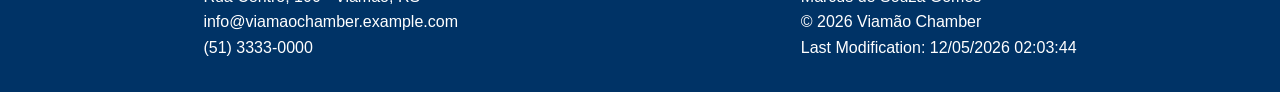
<file: chamber/index1.html>
<!DOCTYPE html>
<html lang="en">
<head>
    <meta charset="UTF-8">
    <meta name="viewport" content="width=device-width, initial-scale=1.0">
    <meta name="description" content="Business Directory for the Viamão Chamber of Commerce">
    <meta name="author" content="Marcus de Souza Gomes">
    <title>Directory - Viamão Chamber of Commerce</title>
    <meta property="og:title" content="Marcus de Souza Gomes - WDD 231 Course Home Page">
    <meta property="og:description" content="Explore the WDD 231 course projects and information for Marcus de Souza Gomes.">
   <meta property="og:image" content="https://marcus62poa.github.io/wdd231/chamber/images/viamao.jpg">
    <meta property="og:url" content="https://marcus62poa.github.io/wdd231/chamber/index1.html">
    <meta property="og:type" content="website">
    
    <!-- Favicon -->
    <link rel="icon" href="images/fivecon.jpg" type="image/jpeg">


    <!-- Google Fonts -->
    <link rel="preconnect" href="https://fonts.googleapis.com">
    <link rel="preconnect" href="https://fonts.gstatic.com" crossorigin>
    <link href="https://fonts.googleapis.com/css2?family=Roboto:wght@400;700&display=swap" rel="stylesheet">
    
    <!-- CSS and JS -->
    <link rel="stylesheet" href="styles/normalize2.css">
    <link rel="stylesheet" href="styles/chamber.css">

    <script src="scripts/directory.js" defer></script>
</head>
<body>
    <header>
        <div class="header-container">
            <!-- Caminho corrigido, sem as barras duplas -->
            <img src="images/viamao.jpg" alt="Viamão Chamber Logo" width="80">
            <span id="page-title">Viamão Chamber of Commerce</span>
        </div>
        <button id="menu-button" aria-label="Toggle navigation">&#9776;</button>
    </header>
    
    <nav id="main-nav">
        <ul>
            <li><a href="../index.html">Home</a></li>
            <li><a href="#" class="active">Chamber</a></li>
            <li><a href="https://github.com/marcus62poa" >GitHub</a></li>
            <li><a href="https://www.linkedin.com/in/marcus-souza-gomes/" target="_blank" rel="noopener noreferrer">LinkedIn</a></li>
        </ul>
    </nav>
    

    <main>
        <h1>Business Directory</h1>
        <p class="intro-text">Welcome to Viamão Chamber directory, we has many business here for you looking.</p>
        
        <div class="view-toggles">
            <button id="grid-btn" class="active-view">🔲 Grid</button>
            <button id="list-btn">📄 List</button>
        </div>

        <div id="members-container" class="grid"></div>
    </main>

    <footer>
        <div class="footer-info">
            <p><strong>Viamão Chamber of Commerce</strong></p>
            <p>Rua Centro, 100 - Viamão, RS</p>
            <p>info@viamaochamber.example.com</p>
            <p>(51) 3333-0000</p>
        </div>
        <div class="footer-legal">
            <p>WDD231 Class Project</p>
            <p>Marcus de Souza Gomes</p>
            <p>&copy; <span id="currentyear"></span> Viamão Chamber</p>
            <p id="lastModified"></p>
        </div>
    </footer>
</body>
</html>
</file>
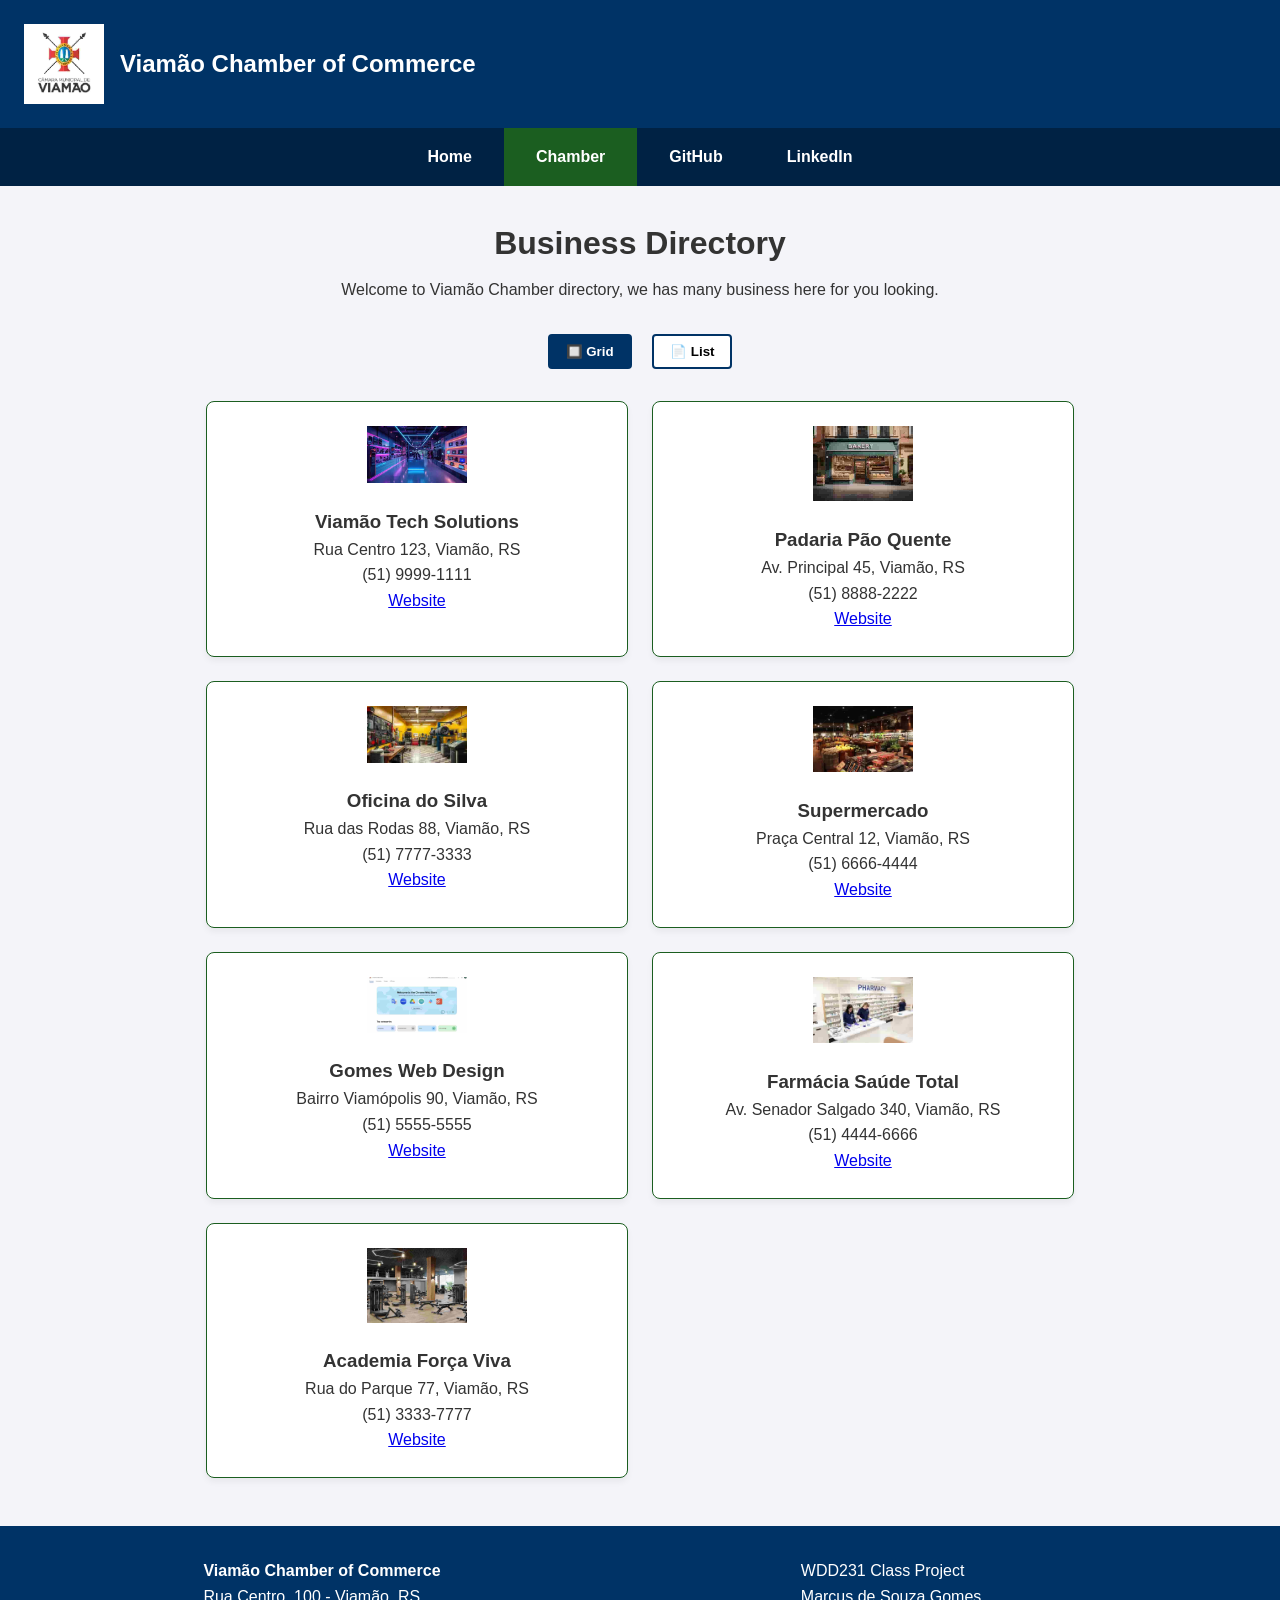
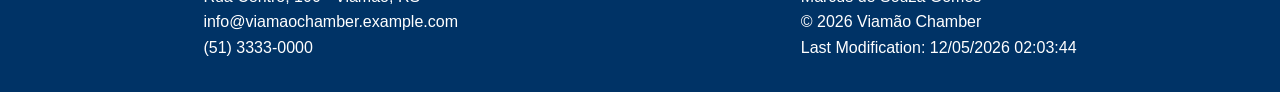
<file: chamber/index2.html>
<!DOCTYPE html>
<html lang="en">
<head>
    <meta charset="UTF-8">
    <meta name="viewport" content="width=device-width, initial-scale=1.0">
    <meta name="description" content="Business Directory for the Viamão Chamber of Commerce">
    <meta name="author" content="Marcus de Souza Gomes">
    <title>Directory - Viamão Chamber of Commerce</title>
    <meta property="og:title" content="Marcus de Souza Gomes - WDD 231 Course Home Page">
    <meta property="og:description" content="Explore the WDD 231 course projects and information for Marcus de Souza Gomes.">
   <meta property="og:image" content="https://marcus62poa.github.io/wdd231/chamber/images/viamao.jpg">
    <meta property="og:url" content="https://marcus62poa.github.io/wdd231/chamber/index2.html">
    <meta property="og:type" content="website">
    
    <!-- Favicon -->
    <link rel="icon" href="images/fivecon.jpg" type="image/jpeg">


    <!-- Google Fonts -->
    <link rel="preconnect" href="https://fonts.googleapis.com">
    <link rel="preconnect" href="https://fonts.gstatic.com" crossorigin>
    <link href="https://fonts.googleapis.com/css2?family=Roboto:wght@400;700&display=swap" rel="stylesheet">
    
    <!-- CSS and JS -->
    <link rel="stylesheet" href="styles/normalize2.css">
    <link rel="stylesheet" href="styles/chamber.css">

    <script src="scripts/directory.js" defer></script>
</head>
<body>
    <header>
        <div class="header-container">
            <!-- Caminho corrigido, sem as barras duplas -->
            <img src="images/viamao.jpg" alt="Viamão Chamber Logo" width="80">
            <span id="page-title">Viamão Chamber of Commerce</span>
        </div>
        <button id="menu-button" aria-label="Toggle navigation">&#9776;</button>
    </header>
    
    <nav id="main-nav">
        <ul>
            <li><a href="../index.html">Home</a></li>
            <li><a href="#" class="active">Chamber</a></li>
            <li><a href="https://github.com/marcus62poa" >GitHub</a></li>
            <li><a href="https://www.linkedin.com/in/marcus-souza-gomes/" target="_blank" rel="noopener noreferrer">LinkedIn</a></li>
        </ul>
    </nav>
    

    <main>
        <h1>Business Directory</h1>
        <p class="intro-text">Welcome to Viamão Chamber directory, we has many business here for you looking.</p>
        
        <div class="view-toggles">
            <button id="grid-btn" class="active-view">🔲 Grid</button>
            <button id="list-btn">📄 List</button>
        </div>

        <div id="members-container" class="grid"></div>
    </main>

    <footer>
        <div class="footer-info">
            <p><strong>Viamão Chamber of Commerce</strong></p>
            <p>Rua Centro, 100 - Viamão, RS</p>
            <p>info@viamaochamber.example.com</p>
            <p>(51) 3333-0000</p>
        </div>
        <div class="footer-legal">
            <p>WDD231 Class Project</p>
            <p>Marcus de Souza Gomes</p>
            <p>&copy; <span id="currentyear"></span> Viamão Chamber</p>
            <p id="lastModified"></p>
        </div>
    </footer>
</body>
</html>
</file>
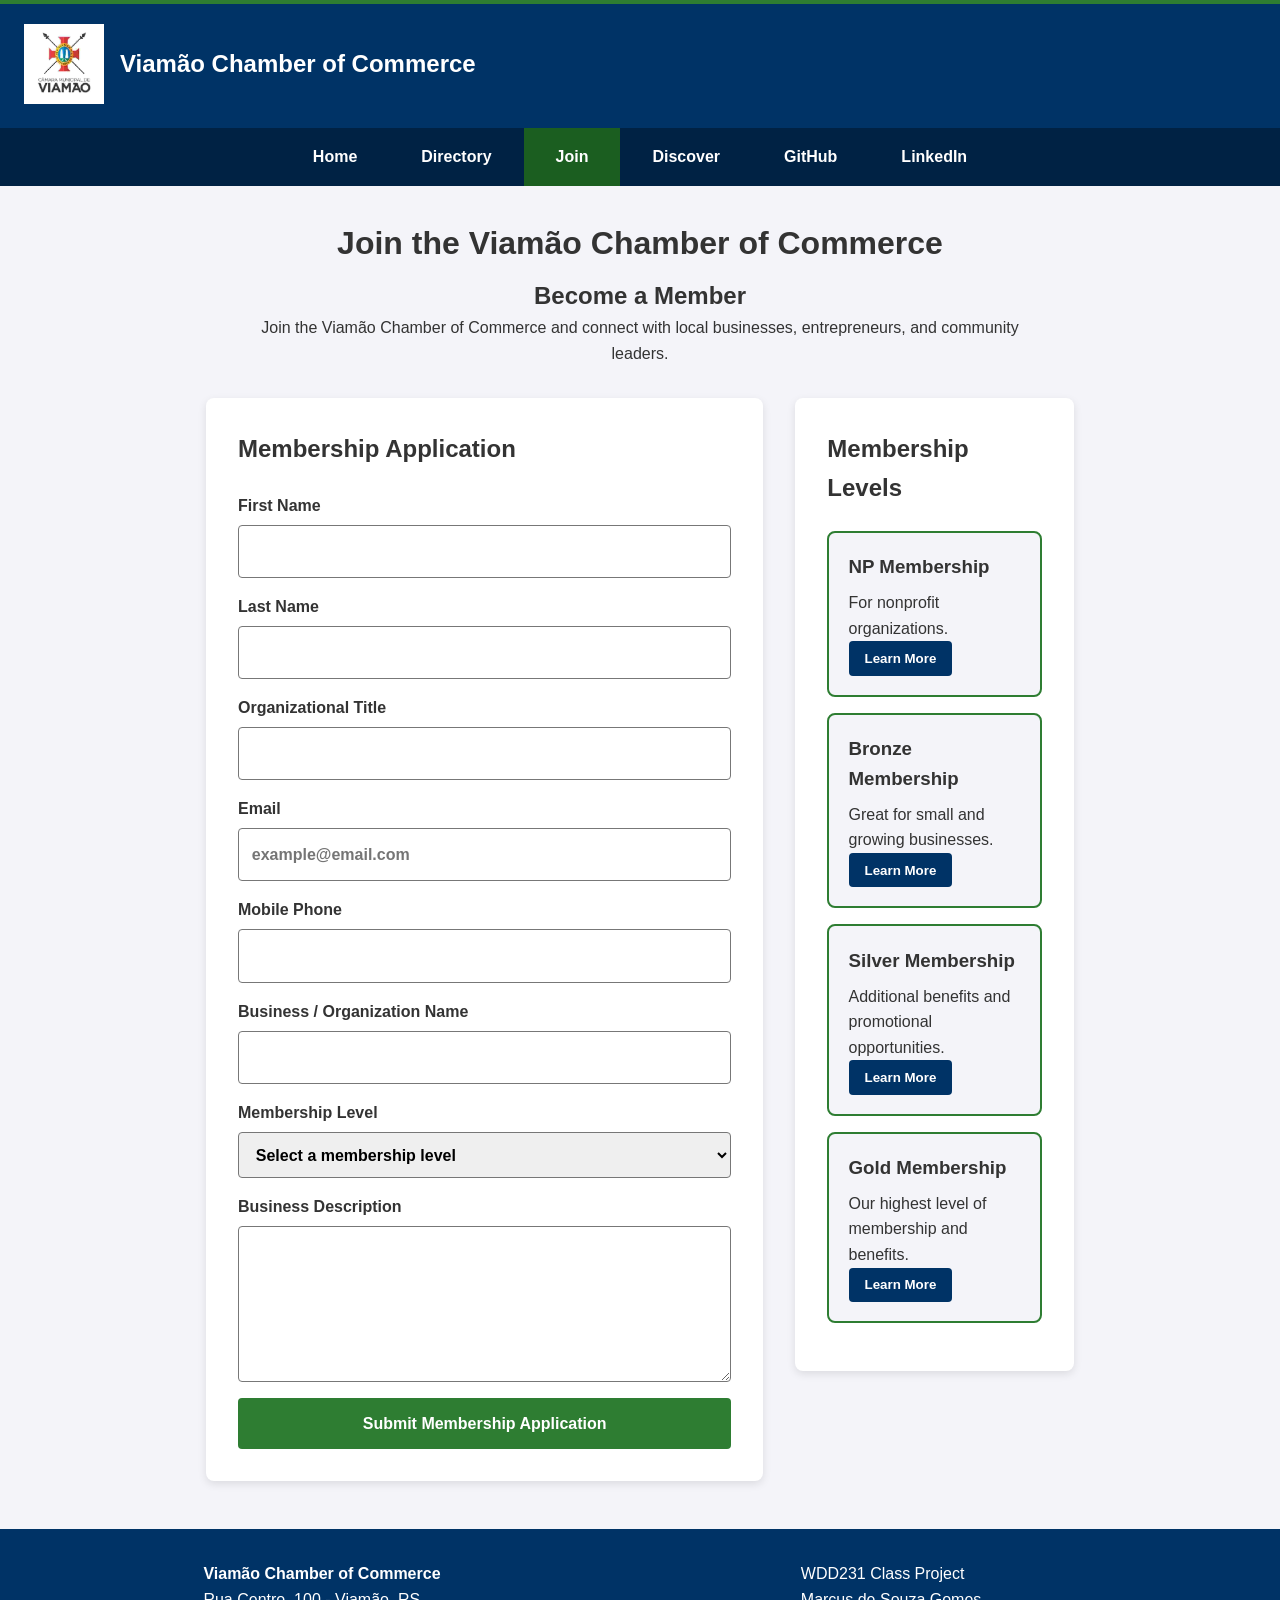
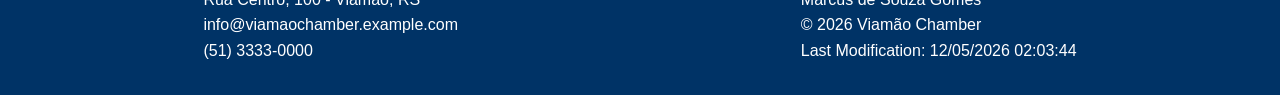
<file: chamber/join.html>
<!DOCTYPE html>
<html lang="en">
<head>
    <meta charset="UTF-8">
    <meta name="viewport" content="width=device-width, initial-scale=1.0">

    <meta name="description" content="Join the Viamão Chamber of Commerce and connect with local businesses.">
    <meta name="author" content="Marcus de Souza Gomes">

    <title>Join - Viamão Chamber of Commerce</title>

    <meta property="og:title" content="Join - Viamão Chamber of Commerce">
    <meta property="og:description" content="Join the Viamão Chamber of Commerce and connect with local businesses.">
    <meta property="og:image" content="https://marcus62poa.github.io/wdd231/chamber/images/vila-viamao.jpg">
    <meta property="og:url" content="https://marcus62poa.github.io/wdd231/chamber/join.html">
    <meta property="og:type" content="website">

    <link rel="icon" href="images/fivecon.jpg" type="image/jpeg">

    <link rel="preconnect" href="https://fonts.googleapis.com">
    <link rel="preconnect" href="https://fonts.gstatic.com" crossorigin>
    <link href="https://fonts.googleapis.com/css2?family=Roboto:wght@400;700&display=swap" rel="stylesheet">

    <link rel="stylesheet" href="styles/normalize2.css">
    <link rel="stylesheet" href="styles/chamber.css">
    <link rel="stylesheet" href="styles/join.css">

    <script src="scripts/join.js" defer></script>
</head>

<body class="page-transition">

    <div class="loader"></div>

<header>
    <div class="header-container">
        <img src="images/viamao.jpg" alt="Viamão Chamber Logo" width="80">
        <span id="page-title">Viamão Chamber of Commerce</span>
    </div>

    <button id="menu-button" aria-label="Toggle navigation" aria-expanded="false">
        &#9776;
    </button>
</header>

<nav id="main-nav">
    <ul>
        <li><a href="index.html">Home</a></li>
        <li><a href="directory.html">Directory</a></li>
        <li><a href="join.html" class="active">Join</a></li>
        <li><a href="discover.html">Discover</a></li>
        <li><a href="https://github.com/marcus62poa" target="_blank" rel="noopener noreferrer">GitHub</a></li>
        <li><a href="https://www.linkedin.com/in/marcus-souza-gomes/" target="_blank" rel="noopener noreferrer">LinkedIn</a></li>
    </ul>
</nav>

<main>

    <h1>Join the Viamão Chamber of Commerce</h1>

    <section class="join-intro">
        <h2>Become a Member</h2>

        <p>
            Join the Viamão Chamber of Commerce and connect with local
            businesses, entrepreneurs, and community leaders.
        </p>
    </section>

    <div class="join-layout">

        <form method="get" action="thankyou.html" class="join-form">

            <h2>Membership Application</h2>

            <label for="firstName">
                First Name
                <input
                    type="text"
                    id="firstName"
                    name="firstName"
                    title="Enter your first name"
                    autocomplete="given-name"
                    required>
            </label>

            <label for="lastName">
                Last Name
                <input
                    type="text"
                    id="lastName"
                    name="lastName"
                    title="Enter your last name"
                    autocomplete="family-name"
                    required>
            </label>

            <label for="title">
                Organizational Title
                <input
                    type="text"
                    id="title"
                    name="title"
                    title="Enter your organizational title"
                    autocomplete="organization-title"
                    pattern="[A-Za-zÀ-ÿ\s\-]{7,}"
                    required>
            </label>

            <label for="email">
                Email
                <input
                    type="email"
                    id="email"
                    name="email"
                    title="Enter your email address"
                    autocomplete="email"
                    placeholder="example@email.com"
                    required>
            </label>

            <label for="phone">
                Mobile Phone
                <input
                    type="tel"
                    id="phone"
                    name="phone"
                    title="Enter your mobile phone number"
                    autocomplete="tel"
                    required>
            </label>

            <label for="organization">
                Business / Organization Name
                <input
                    type="text"
                    id="organization"
                    name="organization"
                    title="Enter your business or organization name"
                    autocomplete="organization"
                    required>
            </label>

            <label for="membership">
                Membership Level

                <select id="membership" name="membership" required>
                    <option value="">Select a membership level</option>
                    <option value="np">NP Membership - Non-Profit</option>
                    <option value="bronze">Bronze Membership</option>
                    <option value="silver">Silver Membership</option>
                    <option value="gold">Gold Membership</option>
                </select>
            </label>

            <label for="description">
                Business Description

                <textarea
                    id="description"
                    name="description"
                    title="Describe your business or organization"
                    rows="5"
                    required></textarea>
            </label>

            <input
                type="hidden"
                name="timestamp"
                id="timestamp">

            <input type="submit" value="Submit Membership Application">

        </form>

        <section class="membership-levels">

            <h2>Membership Levels</h2>

            <div class="membership-card">
                <h3>NP Membership</h3>
                <p>For nonprofit organizations.</p>
                <button type="button" class="learn-more" data-modal="np-modal">
                    Learn More
                </button>
            </div>

            <div class="membership-card">
                <h3>Bronze Membership</h3>
                <p>Great for small and growing businesses.</p>
                <button type="button" class="learn-more" data-modal="bronze-modal">
                    Learn More
                </button>
            </div>

            <div class="membership-card">
                <h3>Silver Membership</h3>
                <p>Additional benefits and promotional opportunities.</p>
                <button type="button" class="learn-more" data-modal="silver-modal">
                    Learn More
                </button>
            </div>

            <div class="membership-card">
                <h3>Gold Membership</h3>
                <p>Our highest level of membership and benefits.</p>
                <button type="button" class="learn-more" data-modal="gold-modal">
                    Learn More
                </button>
            </div>

        </section>

    </div>

</main>

<!-- NP Modal -->
<dialog id="np-modal">
    <h2>NP Membership</h2>

    <p>
        NP membership is designed for nonprofit organizations.
        It provides access to chamber networking and community opportunities.
    </p>

    <button class="close-modal">Close</button>
</dialog>

<!-- Bronze Modal -->
<dialog id="bronze-modal">
    <h2>Bronze Membership</h2>

    <p>
        Bronze membership provides networking opportunities,
        chamber resources, and basic promotional benefits.
    </p>

    <button class="close-modal">Close</button>
</dialog>

<!-- Silver Modal -->
<dialog id="silver-modal">
    <h2>Silver Membership</h2>

    <p>
        Silver membership includes additional promotional opportunities,
        networking benefits, and access to selected chamber events.
    </p>

    <button class="close-modal">Close</button>
</dialog>

<!-- Gold Modal -->
<dialog id="gold-modal">
    <h2>Gold Membership</h2>

    <p>
        Gold membership provides the highest level of promotional,
        networking, and community benefits offered by the chamber.
    </p>

    <button class="close-modal">Close</button>
</dialog>

<footer>
    <div class="footer-info">
        <p><strong>Viamão Chamber of Commerce</strong></p>
        <p>Rua Centro, 100 - Viamão, RS</p>
        <p>info@viamaochamber.example.com</p>
        <p>(51) 3333-0000</p>
    </div>

    <div class="footer-legal">
        <p>WDD231 Class Project</p>
        <p>Marcus de Souza Gomes</p>
        <p>&copy; <span id="currentyear"></span> Viamão Chamber</p>
        <p id="lastModified"></p>
    </div>
</footer>

</body>
</html>
</file>
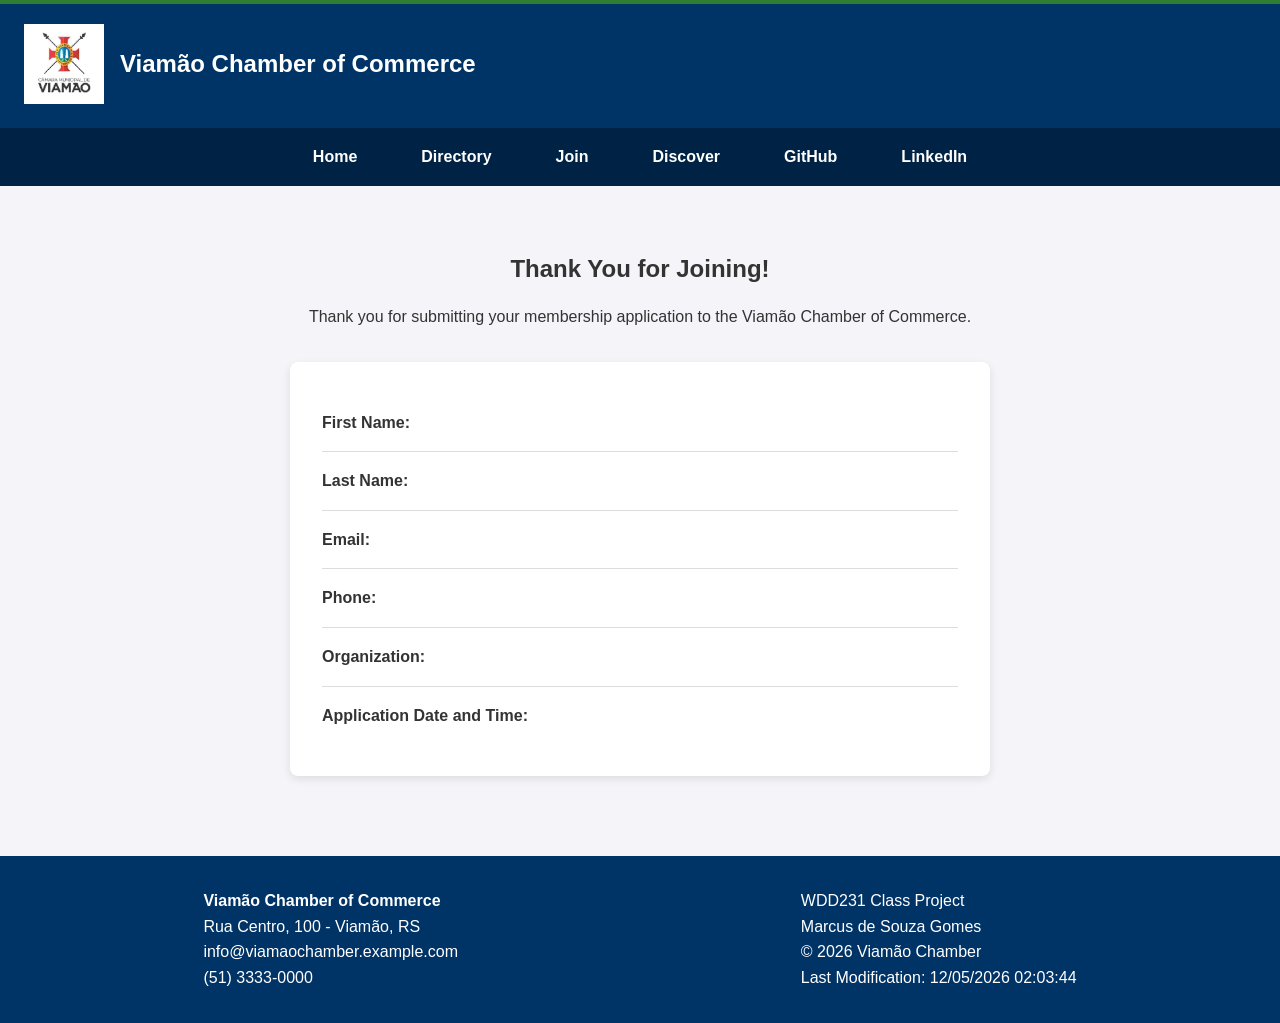
<file: chamber/thankyou.html>
<!DOCTYPE html>
<html lang="en">

<head>

    <meta charset="UTF-8">

    <meta name="viewport" content="width=device-width, initial-scale=1.0">

    <meta name="description"
        content="Thank you for joining the Viamão Chamber of Commerce.">

    <meta name="author" content="Marcus de Souza Gomes">

    <title>Thank You - Viamão Chamber of Commerce</title>

    <meta property="og:title"
        content="Thank You - Viamão Chamber of Commerce">

    <meta property="og:description"
        content="Thank you for joining the Viamão Chamber of Commerce.">

    <meta property="og:image"
        content="https://marcus62poa.github.io/wdd231/chamber/images/viamao.jpg">

    <meta property="og:url"
        content="https://marcus62poa.github.io/wdd231/chamber/thankyou.html">

    <meta property="og:type" content="website">

    <link
        rel="icon"
        href="images/fivecon.jpg"
        type="image/jpeg">

    <link rel="preconnect" href="https://fonts.googleapis.com">

    <link
        rel="preconnect"
        href="https://fonts.gstatic.com"
        crossorigin>

    <link
        href="https://fonts.googleapis.com/css2?family=Roboto:wght@400;700&display=swap"
        rel="stylesheet">

    <link rel="stylesheet" href="styles/normalize2.css">
    <link rel="stylesheet" href="styles/chamber.css">
    <link rel="stylesheet" href="styles/join.css">
    <link rel="stylesheet" href="styles/thankyou.css">

    <script src="scripts/thankyou.js" defer></script>

</head>

<body class="page-transition">

    <div class="loader"></div>

    <div class="confetti-container" aria-hidden="true"></div>

<header>

    <div class="header-container">

        <img
            src="images/viamao.jpg"
            alt="Viamão Chamber of Commerce logo"
            width="80">

        <span id="page-title">
            Viamão Chamber of Commerce
        </span>

        <button
            id="menu-button"
            aria-label="Open navigation menu"
            aria-expanded="false">
            &#9776;
        </button>

    </div>

</header>


<nav id="main-nav">

    <ul>

        <li>
            <a href="index.html">
                Home
            </a>
        </li>

        <li>
            <a href="directory.html">
                Directory
            </a>
        </li>

        <li>
            <a href="join.html">
                Join
            </a>
        </li>

        <li>
            <a href="discover.html">
                Discover
            </a>
        </li>

        <li>
            <a
                href="https://github.com/marcus62poa"
                target="_blank"
                rel="noopener noreferrer">
                GitHub
            </a>
        </li>

        <li>
            <a
                href="https://www.linkedin.com/in/marcus-souza-gomes/"
                target="_blank"
                rel="noopener noreferrer">
                LinkedIn
            </a>
        </li>

    </ul>

</nav>


<main>

    <section class="thankyou-container">

        <h1>
            Thank You for Joining!
        </h1>

        <p>
            Thank you for submitting your membership application
            to the Viamão Chamber of Commerce.
        </p>

        <div
            class="application-info"
            id="application-info">
        </div>

    </section>

</main>


<footer>

    <div class="footer-info">

        <p>
            <strong>Viamão Chamber of Commerce</strong>
        </p>

        <p>
            Rua Centro, 100 - Viamão, RS
        </p>

        <p>
            info@viamaochamber.example.com
        </p>

        <p>
            (51) 3333-0000
        </p>

    </div>


    <div class="footer-legal">

        <p>
            WDD231 Class Project
        </p>

        <p>
            Marcus de Souza Gomes
        </p>

        <p>
            &copy; <span id="currentyear"></span>
            Viamão Chamber
        </p>

        <p id="lastModified"></p>

    </div>

</footer>

</body>
</html>
</file>
<file: styles/chamber-of-commerce.css>
:root {
    --primary-color: #003366;
    --secondary-color: #2E7D32;
    --bg-color: #f4f4f9;
    --text-color: #333333;
    --light-text: #ffffff;
    --completed-bg: #d4edda;
    --completed-border: #28a745;
    --incomplete-bg: #fff3cd;
    --incomplete-border: #ffc107;
}


* {
    margin: 0;
    padding: 0;
    box-sizing: border-box;
}

body {
    font-family: 'Segoe UI', Tahoma, Geneva, Verdana, sans-serif;
    background-color: var(--bg-color);
    color: var(--text-color);
    line-height: 1.6;
}

/* Header & Navigation */
header {
    background-color: var(--primary-color);
    color: var(--light-text);
    padding: 1.5rem;
    display: flex;
    justify-content: space-between;
    align-items: center;
}

.header-container {
    display: flex;
    align-items: center;
    gap: 1rem;
}
#menu-button {
    background-color: var(--primary-color);
    border: none;
    color: var(--light-text);
    font-size: 2rem;
    cursor: pointer;
    display: none;
}

nav {
    background-color: #002244;
}

nav ul {
    list-style-type: none;
    display: flex;
    justify-content: center;
}

nav ul li a {
    display: block;
    color: var(--light-text);
    text-decoration: none;
    padding: 1rem 2rem;
    font-weight: bold;
}

nav ul li a:hover, nav ul li a.active {
    background-color: var(--secondary-color); /* Wayfinding */
}

/* Main Content */
main {
    max-width: 900px;
    margin: 2rem auto;
    padding: 0 1rem;
}

section {
    background: #ffffff;
    padding: 2rem;
    margin-bottom: 2rem;
    border-radius: 8px;
    box-shadow: 0 4px 6px rgba(0,0,0,0.1);
}

#page-title {
    font-size: 2rem;
    font-weight: bold;
    color: var(--light-text);
}
h1 {
    margin-bottom: 1rem;
    color: var(--primary-color);
    border-bottom: 2px solid var(--primary-color);
    padding-bottom: 0.5rem;
}
h2 {margin-bottom: 1rem;
    color: var(--primary-color);
    border-bottom: 2px solid var(--primary-color);
    padding-bottom: 0.5rem;}

    /* Profile Photo Style */
.profile-photo {
    max-width: 150px;
    border-radius: 10%;
    display: block;
    margin: 0 auto 1rem auto;
}

/* Course Filter & Grid */
.filter-buttons {
    display: flex;
    gap: 1rem;
    margin-bottom: 1.5rem;
    justify-content: center;
}

.filter-buttons button {
    padding: 0.5rem 1.5rem;
    border: 2px solid var(--primary-color);
    background-color: #ffffff;
    color: var(--primary-color);
    cursor: pointer;
    font-weight: bold;
    border-radius: 4px;
    transition: all 0.3s ease;
}

.filter-buttons button:hover, .filter-buttons button.active-filter {
    background-color: var(--primary-color);
    color: var(--light-text);
}

.course-grid {
    display: grid;
    grid-template-columns: repeat(auto-fit, minmax(250px, 1fr));
    gap: 1.5rem;
}

.course-card {
    padding: 1.5rem;
    border-radius: 8px;
    border: 2px solid;
    text-align: center;
    font-weight: bold;
}

.course-card.completed {
    background-color: var(--completed-bg);
    border-color: var(--completed-border);
    color: #123d18;
}

.course-card.incomplete {
    background-color: var(--incomplete-bg);
    border-color: var(--incomplete-border);
    color: #5c4300;
}

.credits-display {
    margin-top: 2rem;
    font-size: 1.2rem;
    font-weight: bold;
    text-align: center;
    color: var(--primary-color);
}

/* Footer */
footer {
    background-color: var(--primary-color);
    color: var(--light-text);
    text-align: center;
    padding: 1.5rem;
    margin-top: 2rem;
}

/* Responsive Design */
@media (max-width: 768px) {
    #menu-button {
        display: block;
    }
    
    nav ul {
        flex-direction: column;
        display: none;
    }

    nav ul.open {
        display: flex;
    }

    .filter-buttons {
        flex-direction: column;
    }
}
</file>
<file: chamber/styles/chamber.css>
:root {
    --primary-color: #003366;
    --secondary-color: #1B5E20;
    --bg-color: #f4f4f9;
    --text-color: #333333;
    --light-text: #ffffff;
    --completed-bg: #d4edda;
    --completed-border: #28a745;
    --incomplete-bg: #fff3cd;
    --incomplete-border: #ffc107;
}


* {
    margin: 0;
    padding: 0;
    box-sizing: border-box;
}

body {
    font-family: 'Segoe UI', Tahoma, Geneva, Verdana, sans-serif;
    background-color: var(--bg-color);
    color: var(--text-color);
    line-height: 1.6;
}

/* Header & Navigation */
header {
    background-color: var(--primary-color);
    color: var(--light-text);
    padding: 1.5rem;
    display: flex;
    justify-content: space-between;
    align-items: center;
}

.header-container {
    display: flex;
    align-items: center;
    gap: 1rem;
}

#page-title {
    font-size: 1.5rem;
    font-weight: bold;
}

#menu-button {
    background: none;
    border: none;
    color: var(--light-text);
    font-size: 2rem;
    cursor: pointer;
    display: none;
}

nav {
    background-color: #002244;
}

nav ul {
    list-style-type: none;
    display: flex;
    justify-content: center;
}

nav ul li a {
    display: block;
    color: var(--light-text);
    text-decoration: none;
    padding: 1rem 2rem;
    font-weight: bold;
}

nav ul li a:hover, nav ul li a.active {
    background-color: var(--secondary-color); /* Wayfinding */
}

/* Main Content */
main {
    max-width: 900px;
    margin: 2rem auto;
    padding: 0 1rem;
}

h1 {
    text-align: center;
    margin-bottom: 0.5rem;
}

.intro-text {
    text-align: center;
    margin-bottom: 2rem;
}

/* Toggle Buttons */
.view-toggles {
    text-align: center;
    margin-bottom: 2rem;
}

.view-toggles button {
    padding: 0.5rem 1rem;
    margin: 0 0.5rem;
    cursor: pointer;
    background-color: #fff;
    border: 2px solid var(--primary-color);
    border-radius: 4px;
    font-weight: bold;
}

.view-toggles button.active-view {
    background-color: var(--primary-color);
    color: #fff;
}

/* Grid View (Default) */
.grid {
    display: grid;
    grid-template-columns: repeat(auto-fit, minmax(300px, 1fr));
    gap: 1.5rem;
}

.grid section {
    background: #fff;
    border: 1px solid var(--secondary-color);
    border-radius: 8px;
    padding: 1.5rem;
    text-align: center;
    box-shadow: 0 4px 6px rgba(0,0,0,0.05);
}

.grid img {
    max-width: 100px;
    height: auto;
    margin-bottom: 1rem;
}

/* List View */
.list {
    display: flex;
    flex-direction: column;
    gap: 1rem;
}

.list section {
    background: #fff;
    border: 1px solid var(--secondary-color);
    padding: 1rem;
    display: grid;
    grid-template-columns: 2fr 2fr 2fr 1fr;
    align-items: center;
    gap: 1rem;
}

/* Criterion: List view WITHOUT images */
.list img {
    display: none;
}

.list h3 {
    margin: 0;
}

/* Footer */
footer {
    background-color: var(--primary-color);
    color: var(--light-text);
    padding: 2rem;
    display: flex;
    justify-content: space-around;
    flex-wrap: wrap;
    margin-top: 3rem;
}

footer a {
    color: var(--secondary-color);
}

/* Media Queries */
@media (max-width: 768px) {
    #menu-button {
        display: block;
    }
    nav ul {
        flex-direction: column;
        display: none;
    }
    nav ul.open {
        display: flex;
    }
    .list section {
        grid-template-columns: 1fr;
        text-align: center;
    }
    footer {
        flex-direction: column;
        text-align: center;
        gap: 2rem;
    }
}
</file>
<file: chamber/styles/home.css>
/* ================================
   HERO
================================ */

.hero {
    position: relative;
    width: 100%;
    margin-bottom: 2rem;
    overflow: hidden;
}

.hero img {
    width: 100%;
    height: auto;
    min-height: 300px;
    max-height: 550px;
    object-fit: cover;
    display: block;
}

.hero-content {
    position: absolute;
    left: 0;
    right: 0;
    bottom: 0;

    padding: 2rem;

    background: rgba(0, 0, 0, 0.60);
    color: #ffffff;

    text-align: center;
}

.hero-content h1 {
    margin-bottom: 0.5rem;
}

.hero-content p {
    margin-bottom: 1rem;
}

.cta-button {
    display: inline-block;

    background-color:  #1B5E20;
    color: #ffffff;

    padding: 0.8rem 1.5rem;

    text-decoration: none;
    font-weight: bold;

    border-radius: 5px;
}

.cta-button:hover,
.cta-button:focus {
    background-color: #1b5e20;
}

.cta-button:focus-visible {
    outline: 3px solid #ffffff;
    outline-offset: 3px;
}


/* ================================
   SECTIONS
================================ */

.events-section,
.weather-section,
.spotlights-section {
    margin-bottom: 2.5rem;
}

.events-section h2,
.weather-section h2,
.spotlights-section h2 {
    text-align: center;
    margin-bottom: 1rem;
}


/* ================================
   EVENTS
================================ */

.events-container {
    display: grid;
    grid-template-columns: repeat(2, 1fr);
    gap: 1rem;
}

.event-card {
    background-color: #ffffff;
    border: 1px solid #2e7d32;
    border-radius: 8px;
    padding: 1.5rem;
}

.event-card h3 {
    color: #003366;
    margin-bottom: 0.75rem;
}

.event-card p {
    margin-bottom: 0.5rem;
}


/* ====
   WEATHER
======== */

.weather-section {
    background-color: #ffffff;
    border: 1px solid #003366;
    border-radius: 8px;
    padding: 1.5rem;
}

.weather-current {
    display: flex;
    justify-content: center;
    align-items: center;
    gap: 3rem;

    margin-bottom: 2rem;
}

.weather-current h3 {
    color: #003366;
}

.weather-current figure {
    margin: 0;
    text-align: center;
}

.weather-current img {
    width: 100px;
    height: 100px;
}

.forecast-title {
    text-align: center;
    color: #003366;
    margin-bottom: 1rem;
}

.forecast-container {
    display: grid;
    grid-template-columns: repeat(3, 1fr);
    gap: 1rem;
}

.forecast-card {
    background-color: #f4f4f9;
    border: 1px solid #2e7d32;
    border-radius: 8px;
    padding: 1rem;
    text-align: center;
}

.forecast-card h4 {
    color: #003366;
    margin-bottom: 0.5rem;
}

.forecast-card p {
    margin: 0.3rem 0;
}


/* =========================
   COMPANY SPOTLIGHTS
======================== */

.spotlights-container {
    display: grid;
    grid-template-columns: repeat(3, 1fr);
    gap: 1rem;
}

.spotlight-card {
    background-color: #ffffff;
    border: 1px solid #2e7d32;
    border-radius: 8px;
    padding: 1.5rem;

    text-align: center;

    box-shadow: 0 2px 5px rgba(0, 0, 0, 0.08);
}

.spotlight-card img {
    width: 120px;
    height: 120px;

    object-fit: contain;

    margin-bottom: 1rem;
}

.spotlight-card h3 {
    color: #003366;
    margin-bottom: 0.75rem;
}

.spotlight-card p {
    margin-bottom: 0.4rem;
}

.spotlight-card a {
    display: inline-block;
    margin-top: 0.75rem;

    color: #003366;
    font-weight: bold;
}

.membership-level {
    display: block;
    width: fit-content;
    margin: 0.75rem auto 0;
    padding: 0.3rem 0.7rem;
    background-color: #2e7d32;
    color: #ffffff;
    border-radius: 4px;
    font-weight: bold;
}


/* =======================
   ACCESSIBILITY
================== */

a:focus-visible,
button:focus-visible {
    outline: 3px solid #ffbf00;
    outline-offset: 2px;
}


/* ==================
   MOBILE
====================== */

@media (max-width: 768px) {

    

    .hero img {
        min-height: 350px;
    }

    .hero-content {
        padding: 1rem;
    }

    .hero-content h1 {
        font-size: 1.5rem;
    }

    .hero-content p {
        font-size: 0.95rem;
    }

    .events-container {
        grid-template-columns: 1fr;
    }

    .weather-current {
        flex-direction: column;
        gap: 1rem;
        text-align: center;
    }

    .forecast-container {
        grid-template-columns: 1fr;
    }

    .spotlights-container {
        grid-template-columns: 1fr;
    }
}


/* ================================
   LARGE SCREEN
================================ */

@media (min-width: 769px) {

    .hero-content h1 {
        font-size: 2.5rem;
    }

}
</file>
<file: w1.css>
:root {
    --primary-color: #003366;
    --secondary-color: #4CAF50;
    --bg-color: #f4f4f9;
    --text-color: #333333;
    --light-text: #ffffff;
    --completed-bg: #d4edda;
    --completed-border: #28a745;
    --incomplete-bg: #fff3cd;
    --incomplete-border: #ffc107;
}

* {
    margin: 0;
    padding: 0;
    box-sizing: border-box;
}

body {
    font-family: 'Segoe UI', Tahoma, Geneva, Verdana, sans-serif;
    background-color: var(--bg-color);
    color: var(--text-color);
    line-height: 1.6;
}

/* Header & Navigation */
header {
    background-color: var(--primary-color);
    color: var(--light-text);
    padding: 1.5rem;
    display: flex;
    justify-content: space-between;
    align-items: center;
}

#menu-button {
    background: none;
    border: none;
    color: var(--light-text);
    font-size: 2rem;
    cursor: pointer;
    display: none;
}

nav {
    background-color: #002244;
}

nav ul {
    list-style-type: none;
    display: flex;
    justify-content: center;
}

nav ul li a {
    display: block;
    color: var(--light-text);
    text-decoration: none;
    padding: 1rem 2rem;
    font-weight: bold;
}

nav ul li a:hover, nav ul li a.active {
    background-color: var(--secondary-color); /* Wayfinding */
}

/* Main Content */
main {
    max-width: 900px;
    margin: 2rem auto;
    padding: 0 1rem;
}

section {
    background: #ffffff;
    padding: 2rem;
    margin-bottom: 2rem;
    border-radius: 8px;
    box-shadow: 0 4px 6px rgba(0,0,0,0.1);
}

h2 {
    margin-bottom: 1rem;
    color: var(--primary-color);
    border-bottom: 2px solid var(--primary-color);
    padding-bottom: 0.5rem;
}

/* Course Filter & Grid */
.filter-buttons {
    display: flex;
    gap: 1rem;
    margin-bottom: 1.5rem;
    justify-content: center;
}

.filter-buttons button {
    padding: 0.5rem 1.5rem;
    border: 2px solid var(--primary-color);
    background-color: #ffffff;
    color: var(--primary-color);
    cursor: pointer;
    font-weight: bold;
    border-radius: 4px;
    transition: all 0.3s ease;
}

.filter-buttons button:hover, .filter-buttons button.active-filter {
    background-color: var(--primary-color);
    color: var(--light-text);
}

.course-grid {
    display: grid;
    grid-template-columns: repeat(auto-fit, minmax(250px, 1fr));
    gap: 1.5rem;
}

.course-card {
    padding: 1.5rem;
    border-radius: 8px;
    border: 2px solid;
    text-align: center;
    font-weight: bold;
}

.course-card.completed {
    background-color: var(--completed-bg);
    border-color: var(--completed-border);
    color: #155724;
}

.course-card.incomplete {
    background-color: var(--incomplete-bg);
    border-color: var(--incomplete-border);
    color: #856404;
}

.credits-display {
    margin-top: 2rem;
    font-size: 1.2rem;
    font-weight: bold;
    text-align: center;
    color: var(--primary-color);
}

/* Footer */
footer {
    background-color: var(--primary-color);
    color: var(--light-text);
    text-align: center;
    padding: 1.5rem;
    margin-top: 2rem;
}

/* Responsive Design */
@media (max-width: 768px) {
    #menu-button {
        display: block;
    }
    
    nav ul {
        flex-direction: column;
        display: none;
    }

    nav ul.open {
        display: flex;
    }

    .filter-buttons {
        flex-direction: column;
    }
}
</file>
<file: chamber/styles/discover.css>
.discover-intro {
    max-width: 800px;
    margin: 0 auto 2rem;
    text-align: center;
}

.discover-grid {
    display: grid;
    grid-template-columns: repeat(2, 1fr);
    gap: 2rem;
    max-width: 1100px;
    margin: 0 auto;
}

.discover-card {
    background-color: #ffffff;
    border: 1px solid #2E7D32;
    border-radius: 8px;
    overflow: hidden;
    box-shadow: 0 3px 8px rgba(0, 0, 0, 0.1);
}

.discover-card img {
    width: 100%;
    height: 220px;
    object-fit: cover;
    display: block;
}

.discover-card div {
    padding: 1.5rem;
}

.discover-card h2 {
    color: #003366;
    margin-bottom: 0.8rem;
}

.discover-card p {
    margin-bottom: 0.8rem;
}

.visit-message {
    max-width: 1100px;
    margin: 2rem auto;
    padding: 1rem;
    background-color: #d4edda;
    border-left: 5px solid #2E7D32;
    font-weight: bold;
}

@media (max-width: 768px) {
    .discover-grid {
        grid-template-columns: 1fr;
    }

    .discover-card img {
        height: 200px;
    }
}
</file>
<file: chamber/styles/join.css>
/* join page */

.join-intro {
    max-width: 800px;
    margin: 0 auto 2rem;
    text-align: center;
}

.join-layout {
    max-width: 1100px;
    margin: 0 auto;
    display: grid;
    grid-template-columns: 2fr 1fr;
    gap: 2rem;
    align-items: start;
}

/* form */

.join-form,
.membership-levels {
    background-color: #ffffff;
    padding: 2rem;
    border-radius: 8px;
    box-shadow: 0 3px 8px rgba(0, 0, 0, 0.1);
}

.join-form h2,
.membership-levels h2 {
    margin-bottom: 1.5rem;
}

.join-form label {
    display: block;
    margin-bottom: 1rem;
    font-weight: bold;
}

.join-form input,
.join-form select,
.join-form textarea {
    display: block;
    width: 100%;
    margin-top: 0.4rem;
    padding: 0.8rem;
    border: 1px solid #777;
    border-radius: 4px;
    font: inherit;
    box-sizing: border-box;
}

.join-form input:focus,
.join-form select:focus,
.join-form textarea:focus {
    outline: 3px solid #2e7d32;
}

/* submit */

.join-form input[type="submit"] {
    background-color: #2e7d32;
    color: #ffffff;
    border: none;
    font-weight: bold;
    cursor: pointer;
    margin-top: 1rem;
}

.join-form input[type="submit"]:hover {
    background-color: #1b5e20;
}

/* membership cards */

.membership-card {
    border: 2px solid #2e7d32;
    border-radius: 8px;
    padding: 1.2rem;
    margin-bottom: 1rem;
    background-color: #f4f4f9;

    animation: card-entrance 0.8s ease-out both;
}

.membership-card:nth-child(2) {
    animation-delay: 0.1s;
}

.membership-card:nth-child(3) {
    animation-delay: 0.2s;
}

.membership-card:nth-child(4) {
    animation-delay: 0.3s;
}

.membership-card h3 {
    margin-bottom: 0.5rem;
}

/* card animation */

@keyframes card-entrance {
    from {
        opacity: 0;
        transform: translateY(20px);
    }

    to {
        opacity: 1;
        transform: translateY(0);
    }
}

/* loading animation */

.loader {
    position: fixed;
    top: 0;
    left: 0;
    width: 100%;
    height: 4px;
    background-color: #2e7d32;
    z-index: 9999;
    transform-origin: left;
    animation: loading 1s ease-out forwards;
}

@keyframes loading {
    from {
        transform: scaleX(0);
    }

    to {
        transform: scaleX(1);
    }
}

/* page transition */

.page-transition {
    animation: page-enter 0.5s ease-out;
}

@keyframes page-enter {
    from {
        opacity: 0;
        transform: translateY(10px);
    }

    to {
        opacity: 1;
        transform: translateY(0);
    }
}

/* modal button */

.learn-more {
    background-color: #003366;
    color: #ffffff;
    border: none;
    padding: 0.6rem 1rem;
    border-radius: 4px;
    cursor: pointer;
    font-weight: bold;
}

.learn-more:hover {
    background-color: #002244;
}

/* modal */

dialog {
    position: fixed;
    top: 5%;
    left: 50%;
    transform: translateX(-50%);
    margin: 0;
    max-width: 500px;
    width: 90%;
    padding: 2rem;
    border: none;
    border-radius: 8px;
    box-shadow: 0 5px 20px rgba(0, 0, 0, 0.3);
}

dialog::backdrop {
    background: rgba(0, 0, 0, 0.5);
}

.close-modal {
    margin-top: 1rem;
    background-color: #003366;
    color: #ffffff;
    border: none;
    padding: 0.6rem 1rem;
    border-radius: 4px;
    cursor: pointer;
}

.close-modal:hover {
    background-color: #002244;
}

/* mobile */

@media (max-width: 768px) {
    .join-layout {
        grid-template-columns: 1fr;
    }

    .join-form,
    .membership-levels {
        padding: 1.2rem;
    }

    dialog {
        top: 3%;
        width: 90%;
        padding: 1.5rem;
    }
}

/* reduce motion */

@media (prefers-reduced-motion: reduce) {
    .membership-card,
    .loader,
    .page-transition,
    .page-exit {
        animation: none;
    }
}

/* page exit */

.page-exit {
    animation: page-exit 0.4s ease-in forwards;
}

@keyframes page-exit {
    from {
        opacity: 1;
        transform: translateY(0);
    }

    to {
        opacity: 0;
        transform: translateY(-10px);
    }
}
</file>
<file: chamber/styles/thankyou.css>
/* thank you page */

.thankyou-container {
    max-width: 900px;
    margin: 2rem auto;
    padding: 2rem;
    text-align: center;
}

.thankyou-container h1 {
    margin-bottom: 1rem;
}

.thankyou-container > p {
    margin-bottom: 2rem;
}

/* application information */

.application-info {
    max-width: 700px;
    margin: 0 auto;
    background-color: #ffffff;
    padding: 2rem;
    border-radius: 8px;
    box-shadow: 0 3px 8px rgba(0, 0, 0, 0.1);
    text-align: left;
}

.application-info p {
    margin: 0;
    padding: 1rem 0;
    border-bottom: 1px solid #ddd;
}

.application-info p:last-child {
    border-bottom: none;
}

/* mobile */

@media (max-width: 768px) {

    .thankyou-container {
        margin: 1rem;
        padding: 1rem;
    }

    .application-info {
        padding: 1.2rem;
    }
}
/* confetti */

.confetti-container {
    position: fixed;
    top: 0;
    left: 0;
    width: 100%;
    height: 100%;
    pointer-events: none;
    overflow: hidden;
    z-index: 9999;
}

.confetti {
    position: absolute;
    top: -20px;
    width: 7px;
    height: 12px;
    border-radius: 2px;
    opacity: 1;
    animation: confetti-fall 5s ease-out forwards;
}

@keyframes confetti-fall {
    0% {
        transform: translateY(0) rotate(0deg);
        opacity: 1;
    }

    100% {
        transform: translateY(85vh) rotate(360deg);
        opacity: 0;
    }
}

@media (prefers-reduced-motion: reduce) {
    .confetti {
        animation: none;
        display: none;
    }
}
</file>
<file: chamber/styles/normalize2.css>
/* Profile Photo Style */
.profile-photo {
    max-width: 150px;
    border-radius: 50%;
    display: block;
    margin: 0 auto 1rem auto;
}
</file>
